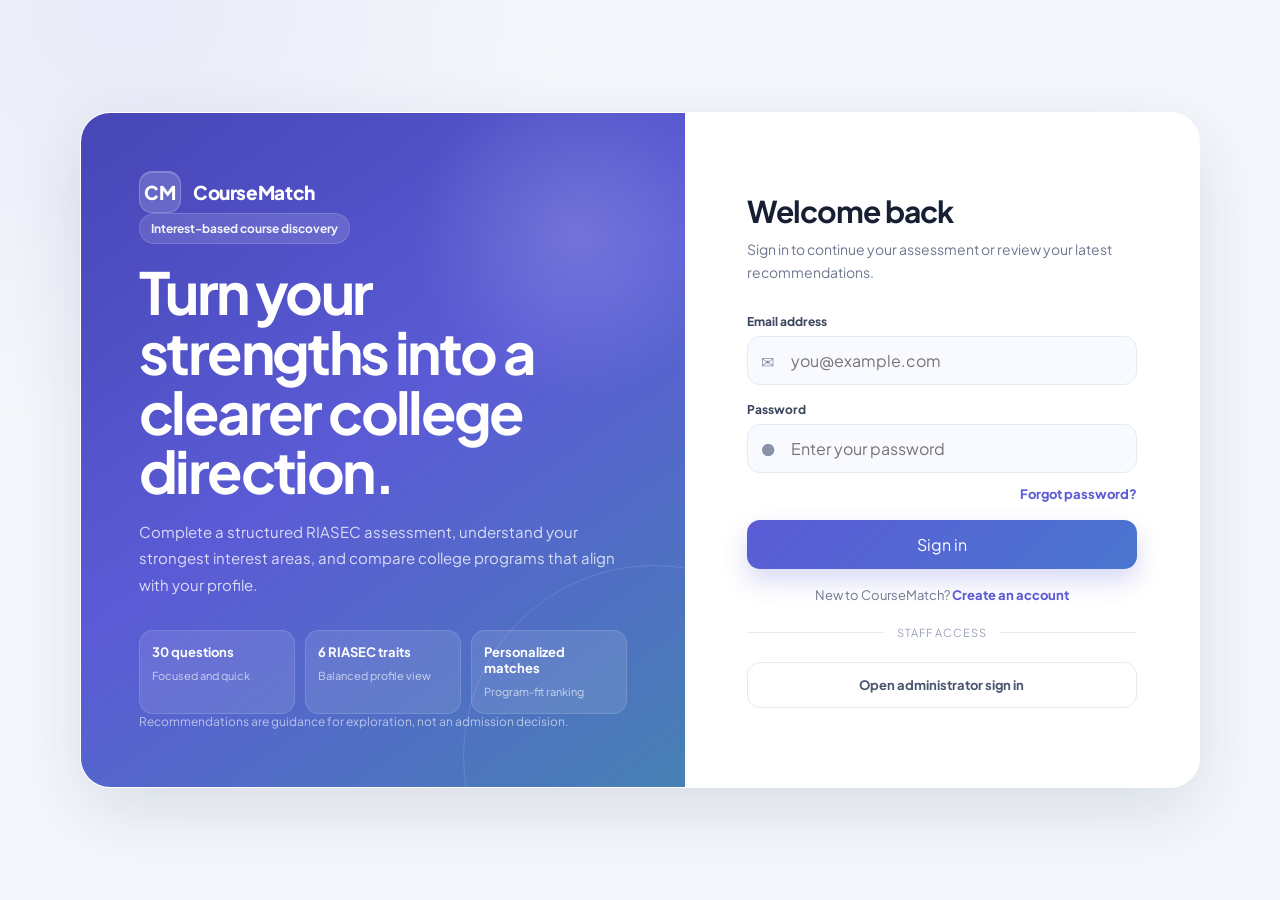
<file: index.html>
<!DOCTYPE html>
<html lang="en">
<head>
  <meta charset="UTF-8">
  <meta name="viewport" content="width=device-width, initial-scale=1.0">
  <meta name="description" content="CourseMatch helps students explore college programs using a RIASEC-based interest assessment.">
  <title>CourseMatch · Find a program that fits you</title>
  <link rel="stylesheet" href="style.css">
  <link rel="stylesheet" href="modern.css">
</head>
<body class="auth-page cm-page">

<main class="auth-shell" aria-label="CourseMatch sign in">
  <section class="auth-brand-panel">
    <div class="brand-lockup">
      <span class="brand-mark" aria-hidden="true">CM</span>
      <span>CourseMatch</span>
    </div>

    <div class="auth-copy">
      <div class="auth-eyebrow">Interest-based course discovery</div>
      <h1>Turn your strengths into a clearer college direction.</h1>
      <p>
        Complete a structured RIASEC assessment, understand your strongest interest areas,
        and compare college programs that align with your profile.
      </p>

      <div class="auth-points" aria-label="CourseMatch highlights">
        <div class="auth-point">
          <strong>30 questions</strong>
          <span>Focused and quick</span>
        </div>
        <div class="auth-point">
          <strong>6 RIASEC traits</strong>
          <span>Balanced profile view</span>
        </div>
        <div class="auth-point">
          <strong>Personalized matches</strong>
          <span>Program-fit ranking</span>
        </div>
      </div>
    </div>

    <div class="auth-footnote">
      Recommendations are guidance for exploration, not an admission decision.
    </div>
  </section>

  <section class="auth-form-panel">
    <div class="auth-form-wrap">
      <h2>Welcome back</h2>
      <p class="lead">Sign in to continue your assessment or review your latest recommendations.</p>

      <form id="loginForm" novalidate>
        <div class="form-field">
          <label for="email">Email address</label>
          <div class="field-control">
            <span class="field-icon" aria-hidden="true">✉</span>
            <input
              id="email"
              name="email"
              type="email"
              placeholder="you@example.com"
              autocomplete="email"
              inputmode="email"
              required
            >
          </div>
        </div>

        <div class="form-field">
          <label for="password">Password</label>
          <div class="field-control">
            <span class="field-icon" aria-hidden="true">●</span>
            <input
              id="password"
              name="password"
              type="password"
              placeholder="Enter your password"
              autocomplete="current-password"
              required
            >
          </div>
        </div>

        <div class="auth-row">
          <a class="text-link" href="forgot-password.html">Forgot password?</a>
        </div>

        <div id="msg-box" class="form-message" role="alert" aria-live="polite"></div>

        <button id="loginButton" class="primary-submit" type="submit">Sign in</button>
      </form>

      <div class="auth-switch">
        New to CourseMatch?
        <a class="text-link" href="register.html">Create an account</a>
      </div>

      <div class="auth-divider"><span>Staff access</span></div>
      <a class="secondary-action" href="admin-login.html">Open administrator sign in</a>
    </div>
  </section>
</main>

<script src="script.js"></script>
<script>
  document.getElementById('loginForm').addEventListener('submit', login);
</script>
</body>
</html>
</file>
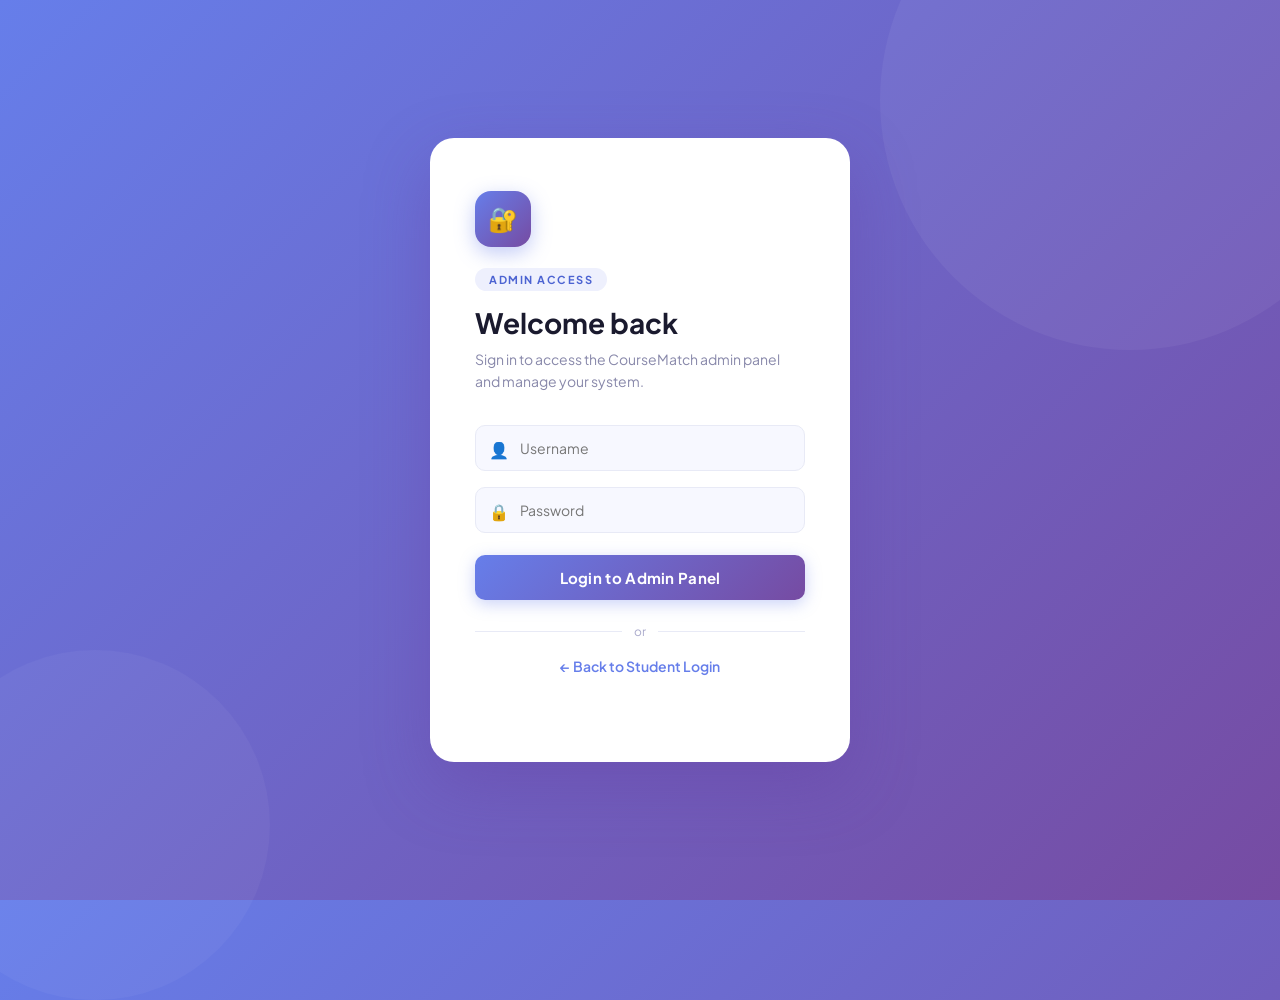
<file: admin-login.html>
<!DOCTYPE html>
<html lang="en">
<head>
  <meta charset="UTF-8">
  <meta name="viewport" content="width=device-width, initial-scale=1.0">
  <title>Admin Login - CourseMatch</title>
  <link rel="stylesheet" href="style.css">
  <style>
    body.auth-page {
      background: linear-gradient(135deg, #667eea 0%, #764ba2 100%);
      min-height: 100vh;
      display: flex;
      justify-content: center;
      align-items: center;
      padding: 20px;
      position: relative;
      overflow: hidden;
    }

    /* Decorative background circles */
    body.auth-page::before {
      content: '';
      position: absolute;
      width: 500px;
      height: 500px;
      border-radius: 50%;
      background: rgba(255,255,255,0.05);
      top: -150px;
      right: -100px;
      pointer-events: none;
    }

    body.auth-page::after {
      content: '';
      position: absolute;
      width: 350px;
      height: 350px;
      border-radius: 50%;
      background: rgba(255,255,255,0.04);
      bottom: -100px;
      left: -80px;
      pointer-events: none;
    }

    .admin-login-box {
      background: white;
      border-radius: 24px;
      padding: 52px 44px;
      width: 100%;
      max-width: 420px;
      box-shadow: 0 24px 64px rgba(100,60,160,0.35);
      position: relative;
      z-index: 1;
      animation: slideUp 0.4s ease;
    }

    @keyframes slideUp {
      from { opacity: 0; transform: translateY(24px); }
      to   { opacity: 1; transform: translateY(0); }
    }

    .admin-icon {
      width: 56px;
      height: 56px;
      border-radius: 16px;
      background: linear-gradient(135deg, #667eea, #764ba2);
      display: flex;
      align-items: center;
      justify-content: center;
      font-size: 24px;
      margin-bottom: 20px;
      box-shadow: 0 6px 20px rgba(102,126,234,0.4);
    }

    .admin-badge {
      display: inline-block;
      background: #eef0fd;
      color: #4c63d2;
      font-size: 11px;
      font-weight: 700;
      letter-spacing: 1.5px;
      padding: 5px 14px;
      border-radius: 20px;
      margin-bottom: 14px;
      text-transform: uppercase;
    }

    .admin-login-box h2 {
      font-size: 28px;
      font-weight: 700;
      color: #1a1a2e;
      margin-bottom: 8px;
    }

    .admin-login-box p {
      color: #8888aa;
      font-size: 14px;
      margin-bottom: 32px;
      line-height: 1.6;
    }

    .input-group {
      position: relative;
      margin-bottom: 16px;
    }

    .input-group input {
      width: 100%;
      padding: 13px 14px 13px 44px;
      border-radius: 10px;
      border: 1.5px solid #e8eaf6;
      outline: none;
      font-size: 14px;
      font-family: inherit;
      color: #1a1a2e;
      background: #f7f8ff;
      transition: all 0.2s;
    }

    .input-group input:focus {
      border-color: #667eea;
      background: white;
      box-shadow: 0 0 0 3px rgba(102,126,234,0.12);
    }

    .input-group span {
      position: absolute;
      left: 14px;
      top: 14px;
      font-size: 16px;
      pointer-events: none;
    }

    .login-btn {
      width: 100%;
      padding: 13px;
      background: linear-gradient(135deg, #667eea, #764ba2);
      color: white;
      border: none;
      border-radius: 10px;
      font-size: 15px;
      font-weight: 700;
      font-family: inherit;
      cursor: pointer;
      transition: all 0.25s;
      margin-top: 6px;
      box-shadow: 0 4px 16px rgba(102,126,234,0.35);
      letter-spacing: 0.3px;
    }

    .login-btn:hover {
      transform: translateY(-2px);
      box-shadow: 0 8px 24px rgba(102,126,234,0.45);
    }

    .login-btn:active {
      transform: translateY(0);
    }

    .divider {
      display: flex;
      align-items: center;
      gap: 12px;
      margin: 24px 0 0;
    }

    .divider::before,
    .divider::after {
      content: '';
      flex: 1;
      height: 1px;
      background: #e8eaf6;
    }

    .divider span {
      font-size: 12px;
      color: #aaaacc;
    }

    .back-link {
      text-align: center;
      margin-top: 16px;
      font-size: 13px;
      color: #8888aa;
    }

    .back-link a {
      color: #667eea;
      text-decoration: none;
      font-weight: 600;
      transition: color 0.2s;
    }

    .back-link a:hover { color: #764ba2; }
  </style>
</head>
<body class="auth-page">

<div class="admin-login-box">
  <div class="admin-icon">🔐</div>
  <div class="admin-badge">Admin Access</div>
  <h2>Welcome back</h2>
  <p>Sign in to access the CourseMatch admin panel and manage your system.</p>

  <div class="input-group">
    <span>👤</span>
    <input id="adminUser" type="text" placeholder="Username" autocomplete="username">
  </div>

  <div class="input-group">
    <span>🔒</span>
    <input id="adminPass" type="password" placeholder="Password" autocomplete="current-password">
  </div>

  <button class="login-btn" onclick="adminLogin()">Login to Admin Panel</button>

  <div class="divider"><span>or</span></div>

  <div class="back-link">
    <p><a href="index.html">← Back to Student Login</a></p>
  </div>
</div>

<script src="script.js"></script>
</body>
</html>
</file>
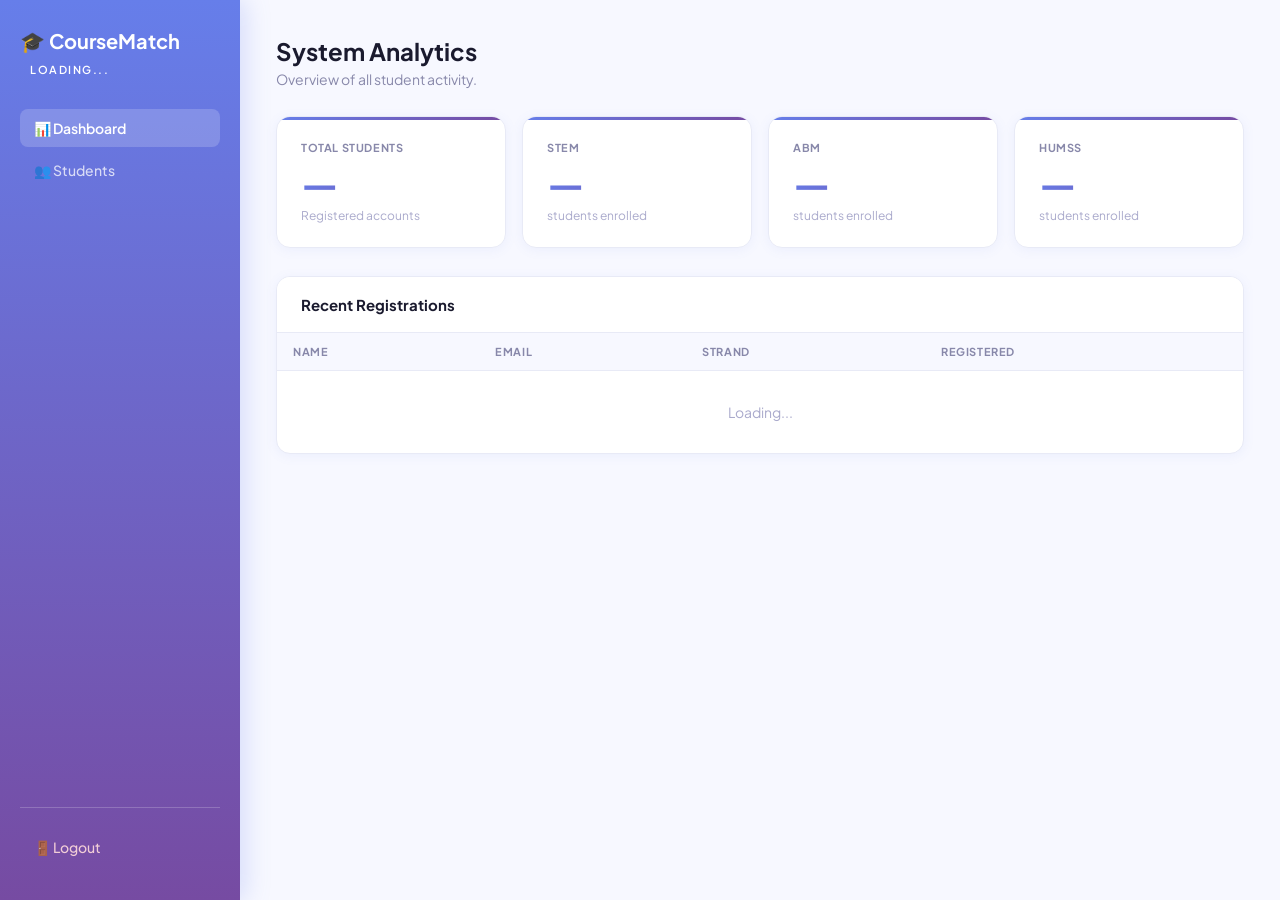
<file: admin.html>
<!DOCTYPE html>
<html lang="en">
<head>
  <meta charset="UTF-8">
  <meta name="viewport" content="width=device-width, initial-scale=1.0">
  <title>Admin Dashboard - CourseMatch</title>
  <link rel="stylesheet" href="style.css">
  <style>
    /* ── Purple Sidebar Override ── */
    .sidebar {
      background: linear-gradient(180deg, #667eea 0%, #764ba2 100%);
      box-shadow: 4px 0 24px rgba(102,126,234,0.25);
    }
    .sidebar-logo { color: white; }
    .sidebar nav a { color: rgba(255,255,255,0.75); }
    .sidebar nav a:hover,
    .sidebar nav a.active {
      background: rgba(255,255,255,0.18);
      color: white;
    }
    .sidebar-logout { border-top: 1px solid rgba(255,255,255,0.2); }
    .sidebar-logout a { color: rgba(255,220,220,0.9); }
    .sidebar-logout a:hover { background: rgba(255,100,100,0.15); }

    /* ── Main ── */
    .main {
      margin-left: 240px;
      flex: 1;
      padding: 36px;
      background: #f7f8ff;
      min-height: 100vh;
    }

    .page-title { font-size: 24px; font-weight: 700; color: #1a1a2e; margin-bottom: 4px; }
    .page-sub   { color: #8888aa; font-size: 14px; margin-bottom: 28px; }

    .panel { display: none; }
    .panel.active { display: block; }

    /* ── Stat Cards ── */
    .stat-grid {
      display: grid;
      grid-template-columns: repeat(auto-fit, minmax(180px, 1fr));
      gap: 16px;
      margin-bottom: 28px;
    }
    .stat-card {
      background: white; border-radius: 14px; padding: 24px;
      box-shadow: 0 2px 12px rgba(102,126,234,0.08);
      border: 1px solid #e8eaf6; position: relative; overflow: hidden;
      transition: transform 0.2s, box-shadow 0.2s;
    }
    .stat-card::before {
      content: ''; position: absolute; top: 0; left: 0; right: 0;
      height: 3px; background: linear-gradient(90deg, #667eea, #764ba2);
    }
    .stat-card:hover { transform: translateY(-3px); box-shadow: 0 8px 24px rgba(102,126,234,0.15); }
    .stat-card .label { font-size: 11px; font-weight: 700; color: #8888aa; text-transform: uppercase; letter-spacing: 0.6px; margin-bottom: 10px; }
    .stat-card .value {
      font-size: 38px; font-weight: 700;
      background: linear-gradient(135deg, #667eea, #764ba2);
      -webkit-background-clip: text; -webkit-text-fill-color: transparent;
      background-clip: text; line-height: 1; margin-bottom: 6px;
    }
    .stat-card .sub { font-size: 12px; color: #aaaacc; }

    /* ── Tables ── */
    .table-wrap {
      background: white; border-radius: 14px;
      box-shadow: 0 2px 12px rgba(102,126,234,0.08);
      overflow: hidden; margin-bottom: 24px; border: 1px solid #e8eaf6;
    }
    .table-header {
      padding: 18px 24px; border-bottom: 1px solid #e8eaf6;
      display: flex; justify-content: space-between; align-items: center; background: white;
    }
    .table-header h3 { font-size: 15px; font-weight: 700; color: #1a1a2e; }
    table { width: 100%; border-collapse: collapse; }
    th {
      background: #f7f8ff; padding: 12px 16px; text-align: left;
      font-size: 11px; font-weight: 700; color: #8888aa;
      text-transform: uppercase; letter-spacing: 0.6px;
    }
    td { padding: 14px 16px; font-size: 14px; color: #4a4a6a; border-top: 1px solid #f0f0f8; }
    tr:hover td { background: #f7f8ff; }

    /* ── Clickable student name ── */
    .student-name-btn {
      background: none; border: none; padding: 0;
      font-size: 14px; font-weight: 700; color: #1a1a2e;
      cursor: pointer; font-family: inherit; text-align: left;
      text-decoration: underline;
      text-decoration-color: #c7d0ff;
      text-underline-offset: 3px;
      transition: color 0.15s;
    }
    .student-name-btn:hover { color: #667eea; text-decoration-color: #667eea; }

    /* ── Badges ── */
    .badge {
      display: inline-block; padding: 4px 10px; border-radius: 20px;
      font-size: 11px; font-weight: 700; text-transform: uppercase; letter-spacing: 0.3px;
    }
    .badge-stem       { background: #eef0fd; color: #4c63d2; }
    .badge-abm        { background: #e6f7ee; color: #276749; }
    .badge-humss      { background: #fce8f3; color: #97266d; }
    .badge-superadmin { background: #fff3e0; color: #c05621; }
    .badge-moderator  { background: #e6f7ee; color: #276749; }
    .badge-viewer     { background: #eef0fd; color: #4c63d2; }

    /* ── RIASEC trait badges ── */
    .trait-R { background: #fef3c7; color: #92400e; }
    .trait-I { background: #ede9fe; color: #5b21b6; }
    .trait-A { background: #fce7f3; color: #9d174d; }
    .trait-S { background: #d1fae5; color: #065f46; }
    .trait-E { background: #fee2e2; color: #991b1b; }
    .trait-C { background: #dbeafe; color: #1e40af; }

    /* ── Buttons ── */
    .btn {
      padding: 8px 18px; border-radius: 8px; border: none;
      font-size: 13px; font-weight: 600; font-family: inherit;
      cursor: pointer; transition: all 0.2s; width: auto;
    }
    .btn-danger { background: #fff0f0; color: #c53030; border: 1px solid #fed7d7; }
    .btn-danger:hover { background: #fc8181; color: white; border-color: transparent; transform: none; box-shadow: none; }
    .btn-primary { background: linear-gradient(135deg, #667eea, #764ba2); color: white; }
    .btn-primary:hover { transform: translateY(-1px); box-shadow: 0 4px 14px rgba(102,126,234,0.4); }
    .btn-cancel { background: #f7f8ff; color: #4a4a6a; border: 1px solid #e8eaf6; }
    .btn-cancel:hover { background: #e8eaf6; transform: none; box-shadow: none; }

    .search-input {
      padding: 8px 14px; border: 1.5px solid #e8eaf6; border-radius: 8px;
      font-size: 13px; font-family: inherit; outline: none;
      width: 200px; transition: border-color 0.2s;
    }
    .search-input:focus { border-color: #667eea; }

    /* ── Add Admin Modal ── */
    .modal-backdrop {
      display: none; position: fixed; inset: 0;
      background: rgba(26,20,60,0.5); z-index: 100;
      justify-content: center; align-items: center;
      backdrop-filter: blur(4px);
    }
    .modal-backdrop.open { display: flex; }
    .modal {
      background: white; border-radius: 20px; padding: 36px;
      width: 100%; max-width: 420px;
      box-shadow: 0 20px 60px rgba(102,126,234,0.25); border: 1px solid #e8eaf6;
    }
    .modal h3 { margin-bottom: 22px; font-size: 18px; font-weight: 700; color: #1a1a2e; }
    .modal input, .modal select {
      width: 100%; padding: 11px 14px; border: 1.5px solid #e8eaf6;
      border-radius: 8px; font-size: 14px; font-family: inherit;
      margin-bottom: 14px; outline: none; color: #1a1a2e; transition: border-color 0.2s;
    }
    .modal input:focus, .modal select:focus {
      border-color: #667eea; box-shadow: 0 0 0 3px rgba(102,126,234,0.1);
    }
    .modal-actions { display: flex; gap: 10px; margin-top: 6px; }

    /* ── Student Results Modal ── */
    .results-backdrop {
      display: none; position: fixed; inset: 0;
      background: rgba(26,20,60,0.55); z-index: 150;
      justify-content: center; align-items: center;
      backdrop-filter: blur(5px);
    }
    .results-backdrop.open { display: flex; }

    .results-modal {
      background: white; border-radius: 24px;
      width: 100%; max-width: 620px;
      max-height: 88vh; overflow-y: auto;
      box-shadow: 0 24px 72px rgba(102,126,234,0.28);
      border: 1px solid #e8eaf6;
      animation: slideUp 0.25s ease;
    }

    @keyframes slideUp {
      from { opacity: 0; transform: translateY(24px); }
      to   { opacity: 1; transform: translateY(0); }
    }

    .results-modal-header {
      padding: 28px 28px 20px;
      display: flex; justify-content: space-between; align-items: flex-start;
      border-bottom: 1px solid #e8eaf6;
      position: sticky; top: 0; background: white; z-index: 10;
      border-radius: 24px 24px 0 0;
    }

    .results-modal-header .student-info h2 {
      font-size: 20px; font-weight: 700; color: #1a1a2e; margin-bottom: 4px;
    }
    .results-modal-header .student-info p {
      font-size: 13px; color: #8888aa; margin: 0;
    }

    .modal-close-btn {
      background: #f7f8ff; border: 1.5px solid #e8eaf6;
      border-radius: 8px; width: 34px; height: 34px;
      font-size: 16px; cursor: pointer; color: #8888aa;
      display: flex; align-items: center; justify-content: center;
      flex-shrink: 0; transition: all 0.2s;
    }
    .modal-close-btn:hover { background: #fee2e2; border-color: #fca5a5; color: #c53030; }

    .results-modal-body { padding: 24px 28px 28px; }

    /* ── Attempt cards inside modal ── */
    .attempt-card {
      border: 1.5px solid #e8eaf6; border-radius: 14px;
      padding: 18px 20px; margin-bottom: 14px;
      background: #fafbff; position: relative; overflow: hidden;
      transition: box-shadow 0.2s;
    }
    .attempt-card:last-child { margin-bottom: 0; }
    .attempt-card:hover { box-shadow: 0 4px 16px rgba(102,126,234,0.1); }

    .attempt-card.latest {
      border-color: #c7d0ff;
      background: linear-gradient(135deg, #fafbff, #f3f0ff);
    }
    .attempt-card.latest::before {
      content: ''; position: absolute; top: 0; left: 0; right: 0;
      height: 3px; background: linear-gradient(90deg, #667eea, #764ba2);
    }

    .attempt-card-header {
      display: flex; justify-content: space-between; align-items: center;
      margin-bottom: 14px;
    }
    .attempt-card-header .attempt-label {
      font-size: 13px; font-weight: 700; color: #1a1a2e;
      display: flex; align-items: center; gap: 8px;
    }
    .latest-pill {
      font-size: 10px; background: linear-gradient(135deg,#667eea,#764ba2);
      color: white; border-radius: 20px; padding: 2px 10px; font-weight: 700;
    }
    .attempt-card-header .attempt-date { font-size: 12px; color: #aaaacc; }

    .attempt-top-trait {
      display: flex; align-items: center; gap: 8px; margin-bottom: 14px;
    }
    .attempt-top-trait .label-txt { font-size: 12px; color: #8888aa; font-weight: 600; }

    /* ── RIASEC score bars ── */
    .riasec-bars { display: flex; flex-direction: column; gap: 8px; }
    .riasec-bar-row { display: flex; align-items: center; gap: 10px; }
    .riasec-bar-row .bar-key {
      width: 20px; font-size: 11px; font-weight: 800;
      color: #555; text-align: center; flex-shrink: 0;
    }
    .riasec-bar-row .bar-name {
      width: 110px; font-size: 11px; color: #8888aa; flex-shrink: 0;
    }
    .riasec-bar-row .bar-track {
      flex: 1; height: 8px; background: #eef0fd; border-radius: 20px; overflow: hidden;
    }
    .riasec-bar-row .bar-fill {
      height: 100%; border-radius: 20px;
      background: linear-gradient(90deg, #667eea, #764ba2);
      transition: width 0.5s ease;
    }
    .riasec-bar-row .bar-score {
      font-size: 12px; font-weight: 700; color: #667eea;
      width: 24px; text-align: right; flex-shrink: 0;
    }

    .no-results-state {
      text-align: center; padding: 44px 20px;
    }
    .no-results-state .icon { font-size: 48px; margin-bottom: 14px; }
    .no-results-state h3 { font-size: 16px; font-weight: 700; color: #1a1a2e; margin-bottom: 6px; }
    .no-results-state p  { font-size: 13px; color: #8888aa; }

    /* ── Toast ── */
    #toast {
      position: fixed; bottom: 28px; right: 28px;
      background: #1a1a2e; color: white;
      padding: 12px 22px; border-radius: 10px;
      font-size: 14px; font-weight: 500;
      box-shadow: 0 8px 24px rgba(0,0,0,0.2);
      opacity: 0; transform: translateY(10px);
      transition: all 0.3s; pointer-events: none; z-index: 300;
      border-left: 3px solid #667eea;
    }
    #toast.show { opacity: 1; transform: translateY(0); }
  </style>
</head>
<body>
<div class="app">

<!-- ── Sidebar ── -->
<div class="sidebar">
  <div class="sidebar-logo">🎓 CourseMatch</div>
  <div class="sidebar-role" id="roleBadge">Loading...</div>
  <nav>
    <a href="#" class="active" onclick="showPanel('dashboard', this)">📊 Dashboard</a>
    <a href="#" onclick="showPanel('students', this)">👥 Students</a>
    <a href="#" id="nav-admins" class="hidden" onclick="showPanel('admins', this)">🔐 Manage Admins</a>
  </nav>
  <div class="sidebar-logout">
    <a href="#" onclick="logout()">🚪 Logout</a>
  </div>
</div>

<!-- ── Main ── -->
<div class="main">

  <!-- Dashboard Panel -->
  <div class="panel active" id="panel-dashboard">
    <div class="page-title">System Analytics</div>
    <div class="page-sub">Overview of all student activity.</div>
    <div class="stat-grid">
      <div class="stat-card">
        <div class="label">Total Students</div>
        <div class="value" id="stat-total">—</div>
        <div class="sub">Registered accounts</div>
      </div>
      <div class="stat-card">
        <div class="label">STEM</div>
        <div class="value" id="stat-stem">—</div>
        <div class="sub">students enrolled</div>
      </div>
      <div class="stat-card">
        <div class="label">ABM</div>
        <div class="value" id="stat-abm">—</div>
        <div class="sub">students enrolled</div>
      </div>
      <div class="stat-card">
        <div class="label">HUMSS</div>
        <div class="value" id="stat-humss">—</div>
        <div class="sub">students enrolled</div>
      </div>
    </div>
    <div class="table-wrap">
      <div class="table-header"><h3>Recent Registrations</h3></div>
      <table>
        <thead>
          <tr>
            <th>Name</th><th>Email</th><th>Strand</th><th>Registered</th>
          </tr>
        </thead>
        <tbody id="recent-tbody">
          <tr><td colspan="4" style="text-align:center;color:#aaaacc;padding:32px">Loading...</td></tr>
        </tbody>
      </table>
    </div>
  </div>

  <!-- Students Panel -->
  <div class="panel" id="panel-students">
    <div class="page-title">All Students</div>
    <div class="page-sub">Click a student's name to view their full assessment history.</div>
    <div class="table-wrap">
      <div class="table-header">
        <h3>Student List</h3>
        <input type="text" class="search-input" id="student-search"
          placeholder="🔍 Search students..."
          oninput="filterStudents(this.value)">
      </div>
      <table>
        <thead>
          <tr>
            <th>Name</th>
            <th>Email</th>
            <th>Phone</th>
            <th>Strand</th>
            <th>Latest Result</th>
            <th>Attempts</th>
            <th>Registered</th>
            <th id="th-actions"></th>
          </tr>
        </thead>
        <tbody id="students-tbody">
          <tr><td colspan="8" style="text-align:center;color:#aaaacc;padding:32px">Loading...</td></tr>
        </tbody>
      </table>
    </div>
  </div>

  <!-- Admins Panel -->
  <div class="panel" id="panel-admins">
    <div class="page-title">Manage Admins</div>
    <div class="page-sub">Add or remove admin accounts. <strong>Super Admin only.</strong></div>
    <div class="table-wrap">
      <div class="table-header">
        <h3>Admin Accounts</h3>
        <button class="btn btn-primary" onclick="openAddAdmin()">+ Add Admin</button>
      </div>
      <table>
        <thead>
          <tr><th>Username</th><th>Role</th><th>Created</th><th></th></tr>
        </thead>
        <tbody id="admins-tbody">
          <tr><td colspan="4" style="text-align:center;color:#aaaacc;padding:32px">Loading...</td></tr>
        </tbody>
      </table>
    </div>
  </div>

</div>
</div>

<!-- ── Add Admin Modal ── -->
<div class="modal-backdrop" id="modal">
  <div class="modal">
    <h3>➕ Add New Admin</h3>
    <input id="new-username" placeholder="Username">
    <input id="new-password" type="password" placeholder="Password (min 8 chars)">
    <select id="new-role">
      <option value="">Select Role</option>
      <option value="superadmin">Super Admin</option>
      <option value="moderator">Moderator</option>
      <option value="viewer">Viewer</option>
    </select>
    <div class="modal-actions">
      <button class="btn btn-primary" onclick="addAdmin()">Add Admin</button>
      <button class="btn btn-cancel" onclick="closeModal()">Cancel</button>
    </div>
  </div>
</div>

<!-- ── Student Results Modal ── -->
<div class="results-backdrop" id="resultsModal" onclick="closeResultsModal(event)">
  <div class="results-modal" id="resultsModalInner">

    <div class="results-modal-header">
      <div class="student-info">
        <h2 id="modal-student-name">—</h2>
        <p id="modal-student-meta">—</p>
      </div>
      <button class="modal-close-btn" onclick="closeResultsModalDirect()">✕</button>
    </div>

    <div class="results-modal-body" id="modal-results-body">
      <!-- Injected by JS -->
    </div>

  </div>
</div>

<div id="toast"></div>

<script src="script.js"></script>
<script>

let currentRole = '';
let allStudents = [];

const MAX_ATTEMPTS = 3;

const traitLabels = {
  R: "🔧 Realistic",
  I: "🔬 Investigative",
  A: "🎨 Artistic",
  S: "🤝 Social",
  E: "💼 Enterprising",
  C: "📋 Conventional"
};

const traitFullNames = {
  R: "Realistic",
  I: "Investigative",
  A: "Artistic",
  S: "Social",
  E: "Enterprising",
  C: "Conventional"
};

// ── Init ──────────────────────────────────────────────────────────────────────
async function init() {
  const res  = await fetch(BASE + 'admin_api.php?action=get_role');
  const data = await res.json();

  if (!data.success) {
    window.location = BASE + 'admin-login.html';
    return;
  }

  currentRole = data.role;

  const badge = document.getElementById('roleBadge');
  badge.textContent = data.role.charAt(0).toUpperCase() + data.role.slice(1);
  badge.className   = 'sidebar-role role-' + data.role;

  if (currentRole === 'superadmin') {
    document.getElementById('nav-admins').classList.remove('hidden');
  }

  loadDashboard();
  loadStudents();
  if (currentRole === 'superadmin') loadAdmins();
}

function showPanel(name, el) {
  document.querySelectorAll('.panel').forEach(p => p.classList.remove('active'));
  document.querySelectorAll('.sidebar nav a').forEach(a => a.classList.remove('active'));
  document.getElementById('panel-' + name).classList.add('active');
  el.classList.add('active');
}

// ── Dashboard ─────────────────────────────────────────────────────────────────
async function loadDashboard() {
  const res  = await fetch(BASE + 'admin_api.php?action=stats');
  const data = await res.json();
  if (!data.success) return;

  document.getElementById('stat-total').textContent = data.total;

  const strandMap = { STEM: 'stat-stem', ABM: 'stat-abm', HUMSS: 'stat-humss' };
  Object.keys(strandMap).forEach(s => document.getElementById(strandMap[s]).textContent = 0);
  data.strands.forEach(s => {
    const el = document.getElementById(strandMap[s.strand]);
    if (el) el.textContent = s.c;
  });

  const tbody = document.getElementById('recent-tbody');
  tbody.innerHTML = data.recent.length === 0
    ? '<tr><td colspan="4" style="text-align:center;color:#aaaacc;padding:32px">No students yet.</td></tr>'
    : data.recent.map(s => `
        <tr>
          <td><strong>${s.name}</strong></td>
          <td style="color:#8888aa">${s.email}</td>
          <td><span class="badge badge-${s.strand.toLowerCase()}">${s.strand}</span></td>
          <td style="color:#8888aa">${new Date(s.created_at).toLocaleDateString()}</td>
        </tr>`).join('');
}

// ── Students ──────────────────────────────────────────────────────────────────
async function loadStudents() {
  const res  = await fetch(BASE + 'admin_api.php?action=get_students');
  const data = await res.json();
  if (!data.success) return;

  allStudents = data.students;

  if (currentRole === 'superadmin') {
    document.getElementById('th-actions').textContent = 'Action';
  }

  renderStudents(allStudents);
}

function getTopTrait(riasec) {
  if (!riasec) return null;
  return Object.entries(riasec).sort((a, b) => b[1] - a[1])[0][0];
}

function renderStudents(list) {
  const tbody = document.getElementById('students-tbody');

  if (list.length === 0) {
    tbody.innerHTML = '<tr><td colspan="8" style="text-align:center;color:#aaaacc;padding:32px">No students found.</td></tr>';
    return;
  }

  tbody.innerHTML = list.map(s => {
    const attempts     = s.attempts || [];
    const latest       = attempts[attempts.length - 1] || null;
    const latestTop    = latest ? computeRecommendations(latest.riasec)[0]?.name : null;
    const attemptCount = attempts.length;

    return `
      <tr>
        <td>
         <button class="student-name-btn" data-id="${s.id}" onclick="openResultsModal(this.dataset.id)">
            ${s.name}
          </button>
        </td>
        <td style="color:#8888aa">${s.email}</td>
        <td style="color:#8888aa">${s.phone || '—'}</td>
        <td><span class="badge badge-${s.strand.toLowerCase()}">${s.strand}</span></td>
        <td>
       ${latestTop
  ? `<span style="font-size:12px;font-weight:600;color:#667eea">${latestTop}</span>`
  : '<span style="color:#ccc;font-size:12px">Not taken</span>'}
        </td>
        <td style="text-align:center;">
          <span style="font-size:13px; font-weight:700;
            color:${attemptCount >= MAX_ATTEMPTS ? '#764ba2' : '#667eea'}">
            ${attemptCount} / ${MAX_ATTEMPTS}
          </span>
        </td>
        <td style="color:#8888aa">${new Date(s.created_at).toLocaleDateString()}</td>
        <td>
          ${currentRole === 'superadmin'
            ? `<button class="btn btn-danger" onclick="deleteStudent(${s.id})">Delete</button>`
            : ''}
        </td>
      </tr>`;
  }).join('');
}

function filterStudents(q) {
  const filtered = allStudents.filter(s =>
    s.name.toLowerCase().includes(q.toLowerCase()) ||
    s.email.toLowerCase().includes(q.toLowerCase()) ||
    s.strand.toLowerCase().includes(q.toLowerCase())
  );
  renderStudents(filtered);
}

// ── Student Results Modal ─────────────────────────────────────────────────────
function openResultsModal(studentId) {
  const s = allStudents.find(x => String(x.id) === String(studentId));
  if (!s) return;

  document.getElementById('modal-student-name').textContent = s.name;
  document.getElementById('modal-student-meta').textContent =
    `${s.email}  ·  ${s.strand}  ·  Registered ${new Date(s.created_at).toLocaleDateString()}`;

  const body     = document.getElementById('modal-results-body');
  const attempts = s.attempts || [];
  console.log('attempts:', attempts, 'computeRecommendations:', typeof computeRecommendations);

  if (attempts.length === 0) {
    body.innerHTML = `
      <div class="no-results-state">
        <div class="icon">📋</div>
        <h3>No Assessments Yet</h3>
        <p>${s.name} has not completed the career assessment.</p>
      </div>`;
  } else {
    const sorted = [...attempts].reverse(); // newest first
    const latest = sorted[0]; // most recent attempt

    // Compute recommendations from latest attempt
    const recs = computeRecommendations(latest.riasec);
    const topTrait = getTopTrait(latest.riasec);

    const recCardsHTML = recs.map((c, i) => {
      const pct = Math.round(c.matchScore * 100);
      return `
        <div class="course-rec-card">
          ${i === 0 ? '<div class="best-match-pill">🏆 Best Match</div>' : ''}
          <div class="course-rec-top">
            <div>
              <div class="course-rec-name">${c.name}</div>
              <div class="course-rec-college">${collegeLabels[c.college] || c.college}</div>
            </div>
            <div class="course-rec-pct">${pct}%</div>
          </div>
          <div class="course-rec-bar-track">
            <div class="course-rec-bar-fill" style="width:${pct}%"></div>
          </div>
        </div>`;
    }).join('');

    const attemptsHTML = sorted.map((a, i) => {
      const isLatest     = (i === 0);
      const attemptNumber = attempts.length - i;
      const top           = getTopTrait(a.riasec);
      const date          = a.taken_at ? new Date(a.taken_at).toLocaleString() : '—';

      const riasecEntries = a.riasec
        ? Object.entries(a.riasec).sort((x, y) => y[1] - x[1])
        : [];

      const bars = riasecEntries.map(([t, v]) => `
        <div class="riasec-bar-row">
          <div class="bar-key">${t}</div>
          <div class="bar-name">${traitFullNames[t]}</div>
          <div class="bar-track">
            <div class="bar-fill" style="width:${Math.round((v/25)*100)}%"></div>
          </div>
          <div class="bar-score">${v}</div>
        </div>`).join('');

  return `
  <div class="attempt-card ${isLatest ? 'latest' : ''}">
    <div class="attempt-card-header">
      <div class="attempt-label">
        Attempt #${attemptNumber}
        ${isLatest ? '<span class="latest-pill">Latest</span>' : ''}
      </div>
      <div class="attempt-date">${date}</div>
    </div>
    <div class="attempt-top-trait">
      <span class="label-txt">Top Course:</span>
      ${a.riasec
        ? `<span style="font-size:12px;font-weight:600;color:#667eea">${computeRecommendations(a.riasec)[0]?.name || '—'}</span>`
        : '<span style="color:#ccc">—</span>'}
    </div>
    <div class="riasec-bars">${bars}</div>
  </div>`;
    }).join('');

    body.innerHTML = `
      <!-- Personality Insight -->
      <div class="modal-section-title">Personality Insight</div>
      <div class="modal-insight">
        ${topTrait ? `<strong>${traitLabels[topTrait]}</strong> — ` : ''}
        ${topTrait ? insightText[topTrait] : 'No insight available.'}
      </div>

      <!-- Course Recommendations -->
      <div class="modal-section-title" style="margin-top:20px">
        Top Course Recommendations — based on latest attempt
      </div>
      ${recCardsHTML}

      <!-- All Attempts -->
      <div class="modal-section-title" style="margin-top:20px">
        ${attempts.length} of ${MAX_ATTEMPTS} attempts stored
      </div>
      ${attemptsHTML}
    `;
  }

  document.getElementById('resultsModal').classList.add('open');
  document.body.style.overflow = 'hidden';
}

function closeResultsModal(event) {
  if (event.target === document.getElementById('resultsModal')) {
    closeResultsModalDirect();
  }
}

function closeResultsModalDirect() {
  document.getElementById('resultsModal').classList.remove('open');
  document.body.style.overflow = '';
}

// ── Delete Student ────────────────────────────────────────────────────────────
async function deleteStudent(id) {
  if (!confirm('Delete this student? This cannot be undone.')) return;
  const fd = new FormData();
  fd.append('action', 'delete_student');
  fd.append('id', id);
  const res  = await fetch(BASE + 'admin_api.php', { method: 'POST', body: fd });
  const data = await res.json();
  toast(data.message);
  if (data.success) { loadStudents(); loadDashboard(); }
}

// ── Admins ────────────────────────────────────────────────────────────────────
async function loadAdmins() {
  const res  = await fetch(BASE + 'admin_api.php?action=get_admins');
  const data = await res.json();
  if (!data.success) return;

  const tbody = document.getElementById('admins-tbody');
  tbody.innerHTML = data.admins.map(a => `
    <tr>
      <td><strong>${a.username}</strong></td>
      <td><span class="badge badge-${a.role}">${a.role}</span></td>
      <td style="color:#8888aa">${new Date(a.created_at).toLocaleDateString()}</td>
      <td><button class="btn btn-danger" onclick="deleteAdmin(${a.id})">Delete</button></td>
    </tr>`).join('');
}

function openAddAdmin() { document.getElementById('modal').classList.add('open'); }
function closeModal()   { document.getElementById('modal').classList.remove('open'); }

async function addAdmin() {
  const fd = new FormData();
  fd.append('action',   'add_admin');
  fd.append('username', document.getElementById('new-username').value.trim());
  fd.append('password', document.getElementById('new-password').value);
  fd.append('role',     document.getElementById('new-role').value);

  const res  = await fetch(BASE + 'admin_api.php', { method: 'POST', body: fd });
  const data = await res.json();
  toast(data.message);
  if (data.success) { closeModal(); loadAdmins(); }
}

async function deleteAdmin(id) {
  if (!confirm('Delete this admin account?')) return;
  const fd = new FormData();
  fd.append('action', 'delete_admin');
  fd.append('id', id);
  const res  = await fetch(BASE + 'admin_api.php', { method: 'POST', body: fd });
  const data = await res.json();
  toast(data.message);
  if (data.success) loadAdmins();
}

// ── Toast ─────────────────────────────────────────────────────────────────────
function toast(msg) {
  const el = document.getElementById('toast');
  el.textContent = msg;
  el.classList.add('show');
  setTimeout(() => el.classList.remove('show'), 3000);
}
const insightText = {
  R: "Hands-on and technically inclined — enjoys building, repairing, and working with real systems.",
  I: "Analytical and driven by curiosity — enjoys researching, problem-solving, and deep thinking.",
  A: "Imaginative and expressive — communicates ideas with clarity and creativity.",
  S: "Compassionate and people-focused — finds meaning in helping, teaching, and supporting others.",
  E: "Confident, driven, and persuasive — enjoys leading teams and turning ideas into action.",
  C: "Precise, organized, and detail-oriented — prefers structured environments where accuracy matters."
};

const collegeLabels = {
  CEAC: "College of Engineering, Architecture & Computing",
  CAS:  "College of Arts and Sciences",
  CBA:  "College of Business Administration",
  CED:  "College of Education",
  Law:  "College of Law"
};

const courses = [
  { name: "BS Computer Science",                college: "CEAC", primary: "I", traits: { I:0.6, C:0.4 } },
  { name: "BS Information Technology",          college: "CEAC", primary: "I", traits: { I:0.4, C:0.4, R:0.2 } },
  { name: "BS Computer Engineering",            college: "CEAC", primary: "I", traits: { I:0.5, R:0.3, C:0.2 } },
  { name: "BS Civil Engineering",               college: "CEAC", primary: "R", traits: { R:0.5, I:0.3, C:0.2 } },
  { name: "BS Electrical Engineering",          college: "CEAC", primary: "R", traits: { R:0.4, I:0.4, C:0.2 } },
  { name: "BS Electronics Engineering",         college: "CEAC", primary: "I", traits: { I:0.5, R:0.3, C:0.2 } },
  { name: "BS Architecture",                    college: "CEAC", primary: "A", traits: { A:0.5, R:0.3, I:0.2 } },
  { name: "BS Library and Information Science", college: "CEAC", primary: "C", traits: { C:0.5, I:0.3, S:0.2 } },
  { name: "BA Philosophy",                      college: "CAS",  primary: "I", traits: { I:0.5, A:0.3, S:0.2 } },
  { name: "BA Psychology",                      college: "CAS",  primary: "S", traits: { S:0.5, I:0.3, A:0.2 } },
  { name: "BA Political Science",               college: "CAS",  primary: "E", traits: { E:0.4, S:0.3, I:0.3 } },
  { name: "BA Communication",                   college: "CAS",  primary: "A", traits: { A:0.5, E:0.3, S:0.2 } },
  { name: "BS Biology",                         college: "CAS",  primary: "I", traits: { I:0.6, R:0.2, S:0.2 } },
  { name: "BS Chemistry",                       college: "CAS",  primary: "I", traits: { I:0.6, R:0.2, C:0.2 } },
  { name: "BS Environmental Science",           college: "CAS",  primary: "I", traits: { I:0.4, R:0.3, S:0.3 } },
  { name: "BS Criminology",                     college: "CAS",  primary: "S", traits: { S:0.3, R:0.3, I:0.2, E:0.2 } },
  { name: "BS Medical Technology",              college: "CAS",  primary: "I", traits: { I:0.5, C:0.3, S:0.2 } },
  { name: "BS Nursing",                         college: "CAS",  primary: "S", traits: { S:0.6, I:0.2, R:0.2 } },
  { name: "BS Social Work",                     college: "CAS",  primary: "S", traits: { S:0.6, E:0.2, A:0.2 } },
  { name: "BS Accountancy",                     college: "CBA",  primary: "C", traits: { C:0.6, I:0.2, E:0.2 } },
  { name: "BS Management Accounting",           college: "CBA",  primary: "C", traits: { C:0.5, E:0.3, I:0.2 } },
  { name: "BSBA – Human Resource Management",   college: "CBA",  primary: "E", traits: { E:0.4, S:0.4, C:0.2 } },
  { name: "BSBA – Financial Management",        college: "CBA",  primary: "C", traits: { C:0.4, E:0.3, I:0.3 } },
  { name: "BSBA – Marketing Management",        college: "CBA",  primary: "E", traits: { E:0.5, A:0.3, S:0.2 } },
  { name: "BS Hospitality Management",          college: "CBA",  primary: "E", traits: { E:0.4, S:0.4, A:0.2 } },
  { name: "Bachelor of Elementary Education",   college: "CED",  primary: "S", traits: { S:0.6, A:0.2, C:0.2 } },
  { name: "BSEd – Major in English",            college: "CED",  primary: "A", traits: { A:0.4, S:0.4, I:0.2 } },
  { name: "BSEd – Major in Filipino",           college: "CED",  primary: "A", traits: { A:0.4, S:0.4, I:0.2 } },
  { name: "BSEd – Major in Mathematics",        college: "CED",  primary: "I", traits: { I:0.4, C:0.4, S:0.2 } },
  { name: "BSEd – Major in Religious Education",college: "CED",  primary: "S", traits: { S:0.5, A:0.3, I:0.2 } },
  { name: "BSEd – Major in Science",            college: "CED",  primary: "I", traits: { I:0.5, S:0.3, R:0.2 } },
  { name: "BSEd – Major in Social Studies",     college: "CED",  primary: "S", traits: { S:0.4, E:0.3, I:0.3 } },
  { name: "Bachelor of Physical Education",     college: "CED",  primary: "R", traits: { R:0.5, S:0.3, E:0.2 } },
  { name: "Bachelor of Laws (LLB)",             college: "Law",  primary: "E", traits: { E:0.5, I:0.3, S:0.2 } },
];

function computeRecommendations(riasec) {
  const TRAIT_MIN = 5, TRAIT_MAX = 25, TRAIT_RANGE = TRAIT_MAX - TRAIT_MIN;
  const traitKeys = ["R","I","A","S","E","C"];
  const norm = {};
  for (let t of traitKeys) norm[t] = Math.max(0, Math.min(1, (riasec[t] - TRAIT_MIN) / TRAIT_RANGE));
  const avgNorm = traitKeys.reduce((sum, t) => sum + norm[t], 0) / traitKeys.length;
  const rel = {};
  for (let t of traitKeys) rel[t] = norm[t] - avgNorm;

  function cosineSim(u, c) {
    let dot=0, magU=0, magC=0;
    for (let i=0; i<traitKeys.length; i++) { dot+=u[i]*c[i]; magU+=u[i]**2; magC+=c[i]**2; }
    return (magU===0||magC===0) ? 0 : dot/(Math.sqrt(magU)*Math.sqrt(magC));
  }
  function rankVec(obj) {
    const sorted = traitKeys.slice().sort((a,b)=>(obj[b]||0)-(obj[a]||0));
    const v={}; sorted.forEach((t,i)=>{ v[t]=1/(i+1); }); return v;
  }
  function matchScore(course) {
    const userRelVec    = traitKeys.map(t => Math.max(0, rel[t]));
    const courseWeights = traitKeys.map(t => course.traits[t]||0);
    const cosine  = cosineSim(userRelVec, courseWeights);
    const uRank   = rankVec(rel), cRank = rankVec(course.traits);
    const rankSim = cosineSim(traitKeys.map(t=>uRank[t]||0), traitKeys.map(t=>cRank[t]||0));
    let absFit = 0;
    for (let t in course.traits) absFit += course.traits[t] * norm[t];
    let blended = (cosine*0.45) + (rankSim*0.35) + (absFit*0.20);
    if (norm[course.primary] < 0.33) blended *= 0.45;
    else if (rel[course.primary] < 0) blended *= (0.75 + 0.25*(norm[course.primary]/0.33));
    return Math.max(0, Math.min(1, blended));
  }

  return courses
    .map(c => ({ ...c, matchScore: matchScore(c) }))
    .sort((a,b) => b.matchScore - a.matchScore)
    .slice(0, 5);
}
init();
</script>
</body>
</html>
</file>
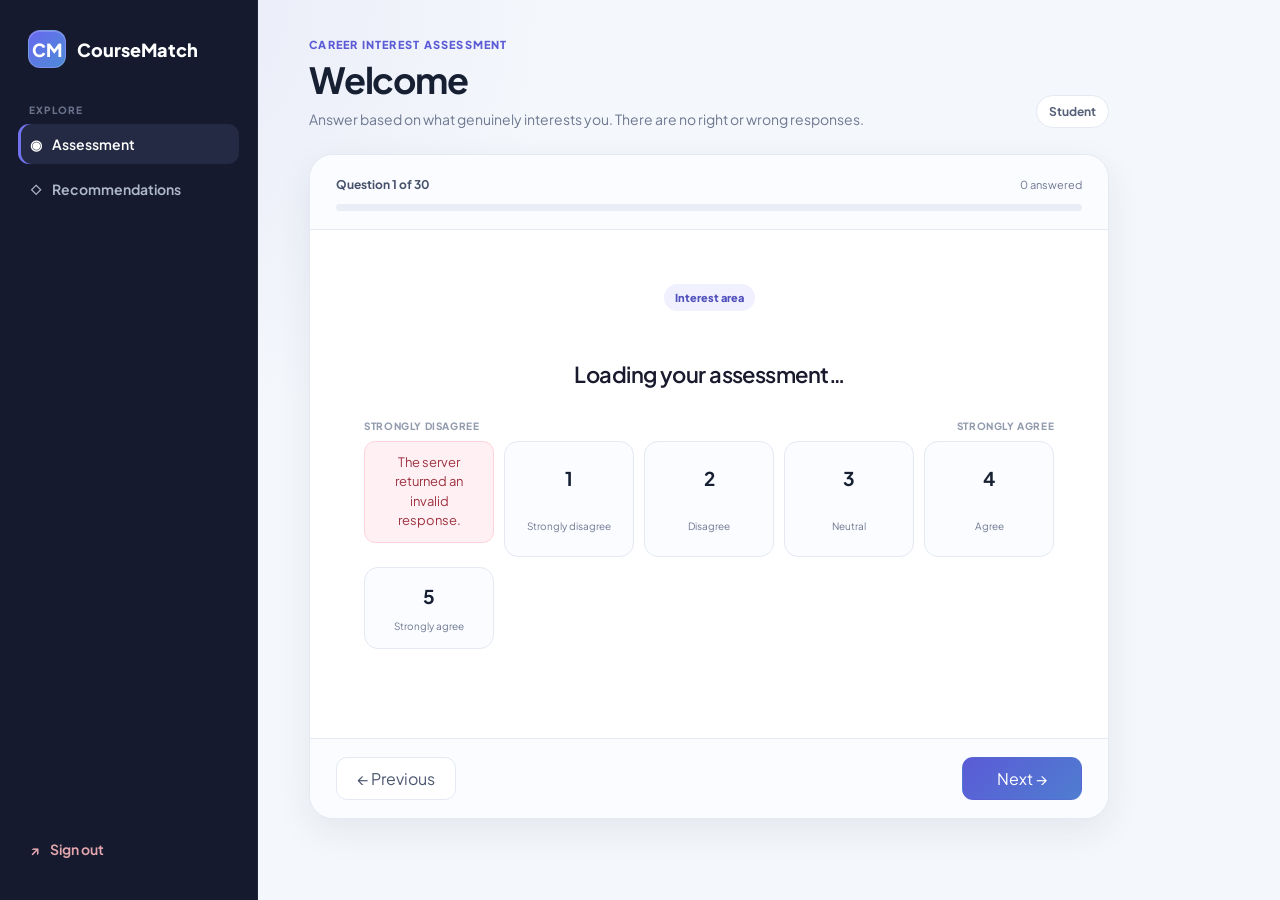
<file: dashboard.html>
<!DOCTYPE html>
<html lang="en">
<head>
  <meta charset="UTF-8">
  <meta name="viewport" content="width=device-width, initial-scale=1.0">
  <meta name="description" content="Complete the CourseMatch RIASEC interest assessment.">
  <title>Assessment · CourseMatch</title>
  <link rel="stylesheet" href="style.css">
  <link rel="stylesheet" href="modern.css">
</head>
<body class="cm-page">

<div class="app student-shell">
  <aside class="sidebar student-sidebar" aria-label="Student navigation">
    <div class="side-brand">
      <span class="brand-mark" aria-hidden="true">CM</span>
      <span>CourseMatch</span>
    </div>

    <div class="side-label">Explore</div>
    <a href="dashboard.html" class="active"><span aria-hidden="true">◉</span> Assessment</a>
    <a href="result.html"><span aria-hidden="true">◇</span> Recommendations</a>

    <div class="sidebar-spacer"></div>
    <a href="#" class="logout-link" onclick="logout(); return false;"><span aria-hidden="true">↗</span> Sign out</a>
  </aside>

  <main class="student-content">
    <header class="student-page-header">
      <div>
        <div class="eyebrow">Career interest assessment</div>
        <h1 id="welcome">Welcome</h1>
        <p>Answer based on what genuinely interests you. There are no right or wrong responses.</p>
      </div>
      <div id="strandChip" class="header-chip">Student</div>
    </header>

    <section class="assessment-panel" aria-labelledby="questionText">
      <div class="assessment-top">
        <div class="assessment-meta">
          <strong id="questionCounter">Question 1 of 30</strong>
          <span id="progressText">0 answered</span>
        </div>
        <div class="assessment-progress" aria-label="Assessment progress">
          <div id="progressBar"></div>
        </div>
      </div>

      <div class="assessment-body">
        <div id="traitPill" class="trait-pill">Interest area</div>
        <h2 id="questionText">Loading your assessment…</h2>

        <div class="likert-legend" aria-hidden="true">
          <span>Strongly disagree</span>
          <span>Strongly agree</span>
        </div>

        <div class="likert-grid" role="group" aria-label="Choose a rating from 1 to 5">
          <button class="likert-option" type="button" data-value="1" aria-pressed="false">
            <strong>1</strong><span data-short="No">Strongly disagree</span>
          </button>
          <button class="likert-option" type="button" data-value="2" aria-pressed="false">
            <strong>2</strong><span data-short="Mostly no">Disagree</span>
          </button>
          <button class="likert-option" type="button" data-value="3" aria-pressed="false">
            <strong>3</strong><span data-short="Neutral">Neutral</span>
          </button>
          <button class="likert-option" type="button" data-value="4" aria-pressed="false">
            <strong>4</strong><span data-short="Mostly yes">Agree</span>
          </button>
          <button class="likert-option" type="button" data-value="5" aria-pressed="false">
            <strong>5</strong><span data-short="Yes">Strongly agree</span>
          </button>
        </div>

        <div id="answerError" class="assessment-error" role="alert" aria-live="polite"></div>
      </div>

      <div class="assessment-footer">
        <button id="previousButton" class="cm-btn" type="button">← Previous</button>
        <button id="nextButton" class="cm-btn primary" type="button">Next →</button>
      </div>
    </section>
  </main>
</div>

<nav class="mobile-nav" aria-label="Mobile student navigation">
  <a href="dashboard.html" class="active"><span>◉</span><span>Assessment</span></a>
  <a href="result.html"><span>◇</span><span>Results</span></a>
  <a href="#" onclick="logout(); return false;"><span>↗</span><span>Sign out</span></a>
</nav>

<script src="script.js"></script>
<script src="assessment.js"></script>
</body>
</html>
</file>
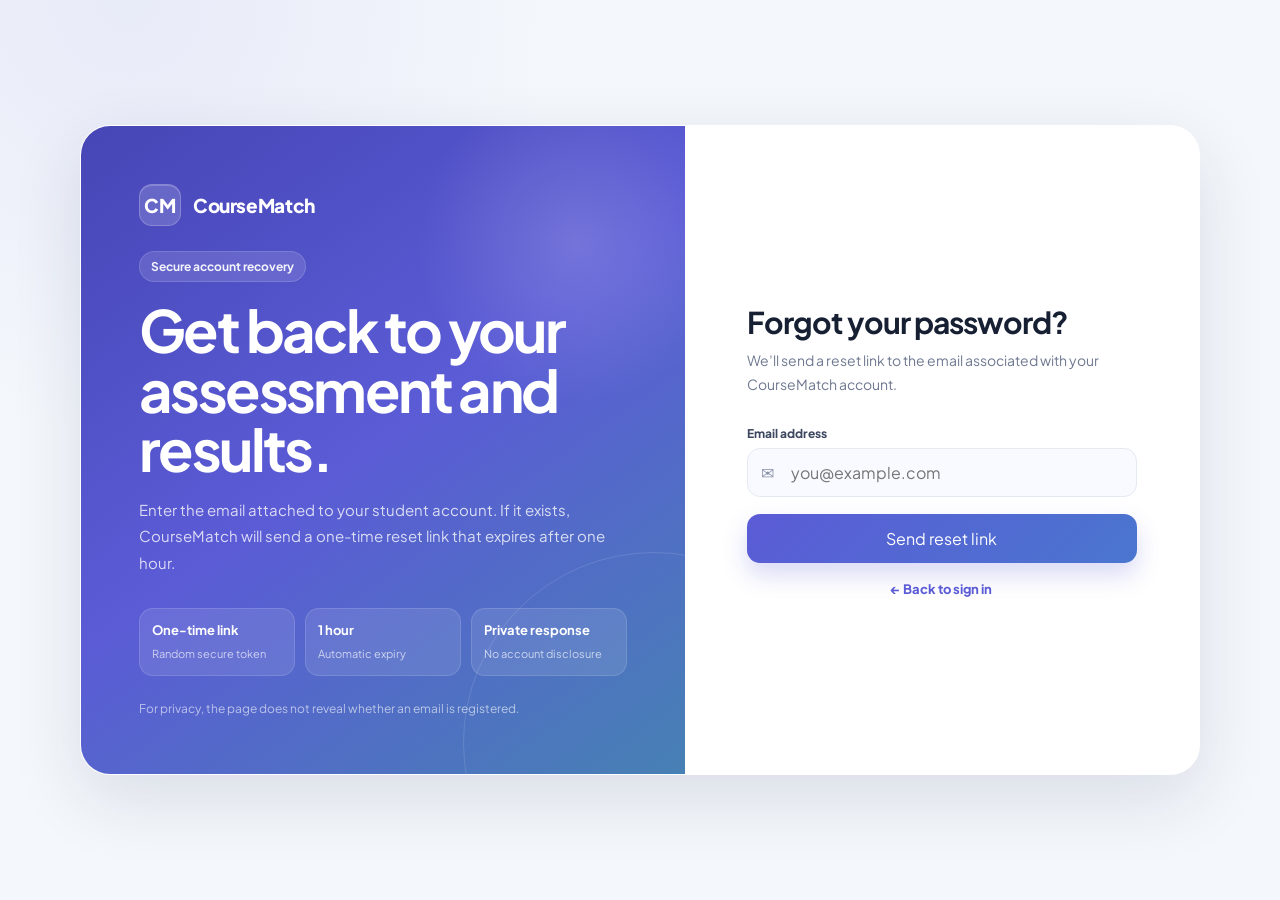
<file: forgot-password.html>
<!DOCTYPE html>
<html lang="en">
<head>
  <meta charset="UTF-8">
  <meta name="viewport" content="width=device-width, initial-scale=1.0">
  <meta name="description" content="Request a secure CourseMatch password reset link.">
  <title>Reset password · CourseMatch</title>
  <link rel="stylesheet" href="style.css">
  <link rel="stylesheet" href="modern.css">
</head>
<body class="auth-page cm-page">

<main class="auth-shell">
  <section class="auth-brand-panel">
    <div class="brand-lockup">
      <span class="brand-mark" aria-hidden="true">CM</span>
      <span>CourseMatch</span>
    </div>

    <div class="auth-copy">
      <div class="auth-eyebrow">Secure account recovery</div>
      <h1>Get back to your assessment and results.</h1>
      <p>
        Enter the email attached to your student account. If it exists, CourseMatch will send a one-time reset link that expires after one hour.
      </p>

      <div class="auth-points">
        <div class="auth-point">
          <strong>One-time link</strong>
          <span>Random secure token</span>
        </div>
        <div class="auth-point">
          <strong>1 hour</strong>
          <span>Automatic expiry</span>
        </div>
        <div class="auth-point">
          <strong>Private response</strong>
          <span>No account disclosure</span>
        </div>
      </div>
    </div>

    <div class="auth-footnote">For privacy, the page does not reveal whether an email is registered.</div>
  </section>

  <section class="auth-form-panel">
    <div class="auth-form-wrap">
      <div id="requestState">
        <h2>Forgot your password?</h2>
        <p class="lead">We’ll send a reset link to the email associated with your CourseMatch account.</p>

        <form id="resetRequestForm" novalidate>
          <div class="form-field">
            <label for="resetEmail">Email address</label>
            <div class="field-control">
              <span class="field-icon" aria-hidden="true">✉</span>
              <input id="resetEmail" type="email" placeholder="you@example.com" autocomplete="email" inputmode="email" required>
            </div>
          </div>

          <div id="msg-box" class="form-message" role="alert" aria-live="polite"></div>
          <button id="resetButton" class="primary-submit" type="submit">Send reset link</button>
        </form>

        <div class="auth-switch">
          <a class="text-link" href="index.html">← Back to sign in</a>
        </div>
      </div>

      <div id="successState" class="auth-status" hidden>
        <div class="status-icon" aria-hidden="true">✓</div>
        <h2>Check your inbox</h2>
        <p>If the address is registered, a password reset link has been sent. The link expires in one hour.</p>
        <a class="secondary-action" href="index.html">Back to sign in</a>
      </div>
    </div>
  </section>
</main>

<script src="script.js"></script>
<script>
  const form = document.getElementById('resetRequestForm');

  form.addEventListener('submit', async (event) => {
    event.preventDefault();
    clearMessage();

    const email = document.getElementById('resetEmail').value.trim().toLowerCase();
    const button = document.getElementById('resetButton');

    if (!email || !/^[^\s@]+@[^\s@]+\.[^\s@]+$/.test(email)) {
      showMessage('Enter a valid email address.');
      return;
    }

    const data = new FormData();
    data.append('email', email);
    setButtonLoading(button, true, 'Sending…');

    try {
      await requestJson('send-reset.php', { method: 'POST', body: data });
      document.getElementById('requestState').hidden = true;
      document.getElementById('successState').hidden = false;
    } catch (error) {
      showMessage(error.message || 'Unable to send the reset link right now.');
      setButtonLoading(button, false);
    }
  });
</script>
</body>
</html>
</file>
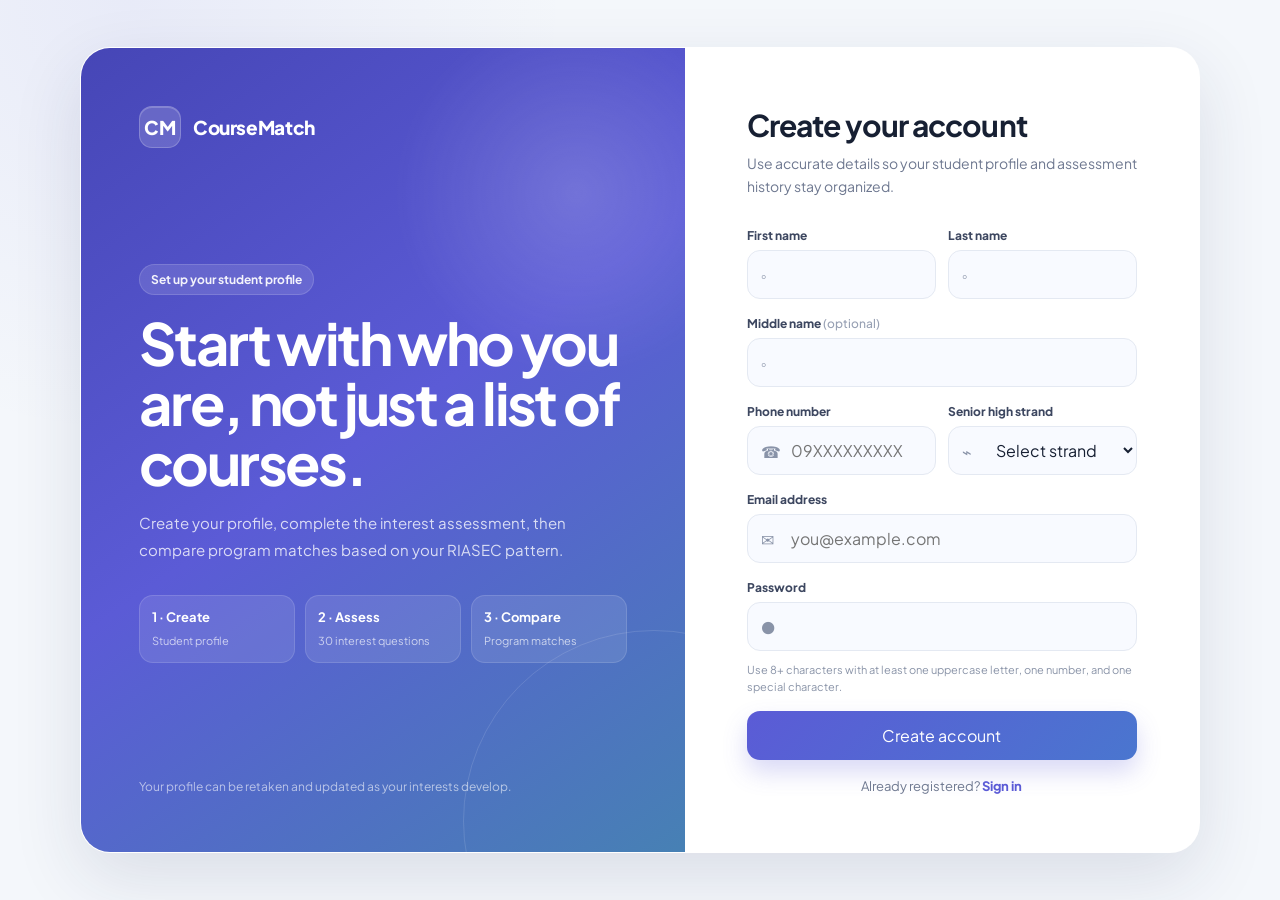
<file: register.html>
<!DOCTYPE html>
<html lang="en">
<head>
  <meta charset="UTF-8">
  <meta name="viewport" content="width=device-width, initial-scale=1.0">
  <meta name="description" content="Create a CourseMatch student account.">
  <title>Create account · CourseMatch</title>
  <link rel="stylesheet" href="style.css">
  <link rel="stylesheet" href="modern.css">
</head>
<body class="auth-page cm-page">

<main class="auth-shell">
  <section class="auth-brand-panel">
    <div class="brand-lockup">
      <span class="brand-mark" aria-hidden="true">CM</span>
      <span>CourseMatch</span>
    </div>

    <div class="auth-copy">
      <div class="auth-eyebrow">Set up your student profile</div>
      <h1>Start with who you are, not just a list of courses.</h1>
      <p>
        Create your profile, complete the interest assessment, then compare program matches based on your RIASEC pattern.
      </p>

      <div class="auth-points">
        <div class="auth-point">
          <strong>1 · Create</strong>
          <span>Student profile</span>
        </div>
        <div class="auth-point">
          <strong>2 · Assess</strong>
          <span>30 interest questions</span>
        </div>
        <div class="auth-point">
          <strong>3 · Compare</strong>
          <span>Program matches</span>
        </div>
      </div>
    </div>

    <div class="auth-footnote">Your profile can be retaken and updated as your interests develop.</div>
  </section>

  <section class="auth-form-panel">
    <div class="auth-form-wrap">
      <h2>Create your account</h2>
      <p class="lead">Use accurate details so your student profile and assessment history stay organized.</p>

      <form id="registerForm" novalidate>
        <div class="form-grid">
          <div class="form-field">
            <label for="first_name">First name</label>
            <div class="field-control">
              <span class="field-icon" aria-hidden="true">◦</span>
              <input id="first_name" name="first_name" type="text" autocomplete="given-name" required>
            </div>
          </div>

          <div class="form-field">
            <label for="last_name">Last name</label>
            <div class="field-control">
              <span class="field-icon" aria-hidden="true">◦</span>
              <input id="last_name" name="last_name" type="text" autocomplete="family-name" required>
            </div>
          </div>

          <div class="form-field full">
            <label for="middle_name">Middle name <span style="font-weight:500;color:#98a1b4;">(optional)</span></label>
            <div class="field-control">
              <span class="field-icon" aria-hidden="true">◦</span>
              <input id="middle_name" name="middle_name" type="text" autocomplete="additional-name">
            </div>
          </div>

          <div class="form-field">
            <label for="phone">Phone number</label>
            <div class="field-control">
              <span class="field-icon" aria-hidden="true">☎</span>
              <input id="phone" name="phone" type="tel" placeholder="09XXXXXXXXX" autocomplete="tel" inputmode="tel" required>
            </div>
          </div>

          <div class="form-field">
            <label for="strand">Senior high strand</label>
            <div class="field-control">
              <span class="field-icon" aria-hidden="true">⌁</span>
              <select id="strand" name="strand" required>
                <option value="">Select strand</option>
                <option value="STEM">STEM</option>
                <option value="ABM">ABM</option>
                <option value="HUMSS">HUMSS</option>
              </select>
            </div>
          </div>

          <div class="form-field full">
            <label for="email">Email address</label>
            <div class="field-control">
              <span class="field-icon" aria-hidden="true">✉</span>
              <input id="email" name="email" type="email" placeholder="you@example.com" autocomplete="email" inputmode="email" required>
            </div>
          </div>

          <div class="form-field full">
            <label for="password">Password</label>
            <div class="field-control">
              <span class="field-icon" aria-hidden="true">●</span>
              <input id="password" name="password" type="password" autocomplete="new-password" required>
            </div>
          </div>
        </div>

        <div class="form-hint">
          Use 8+ characters with at least one uppercase letter, one number, and one special character.
        </div>

        <div id="msg-box" class="form-message" role="alert" aria-live="polite"></div>
        <button class="primary-submit" type="submit">Create account</button>
      </form>

      <div class="auth-switch">
        Already registered?
        <a class="text-link" href="index.html">Sign in</a>
      </div>
    </div>
  </section>
</main>

<script src="script.js"></script>
<script>
  document.getElementById('registerForm').addEventListener('submit', register);
</script>
</body>
</html>
</file>
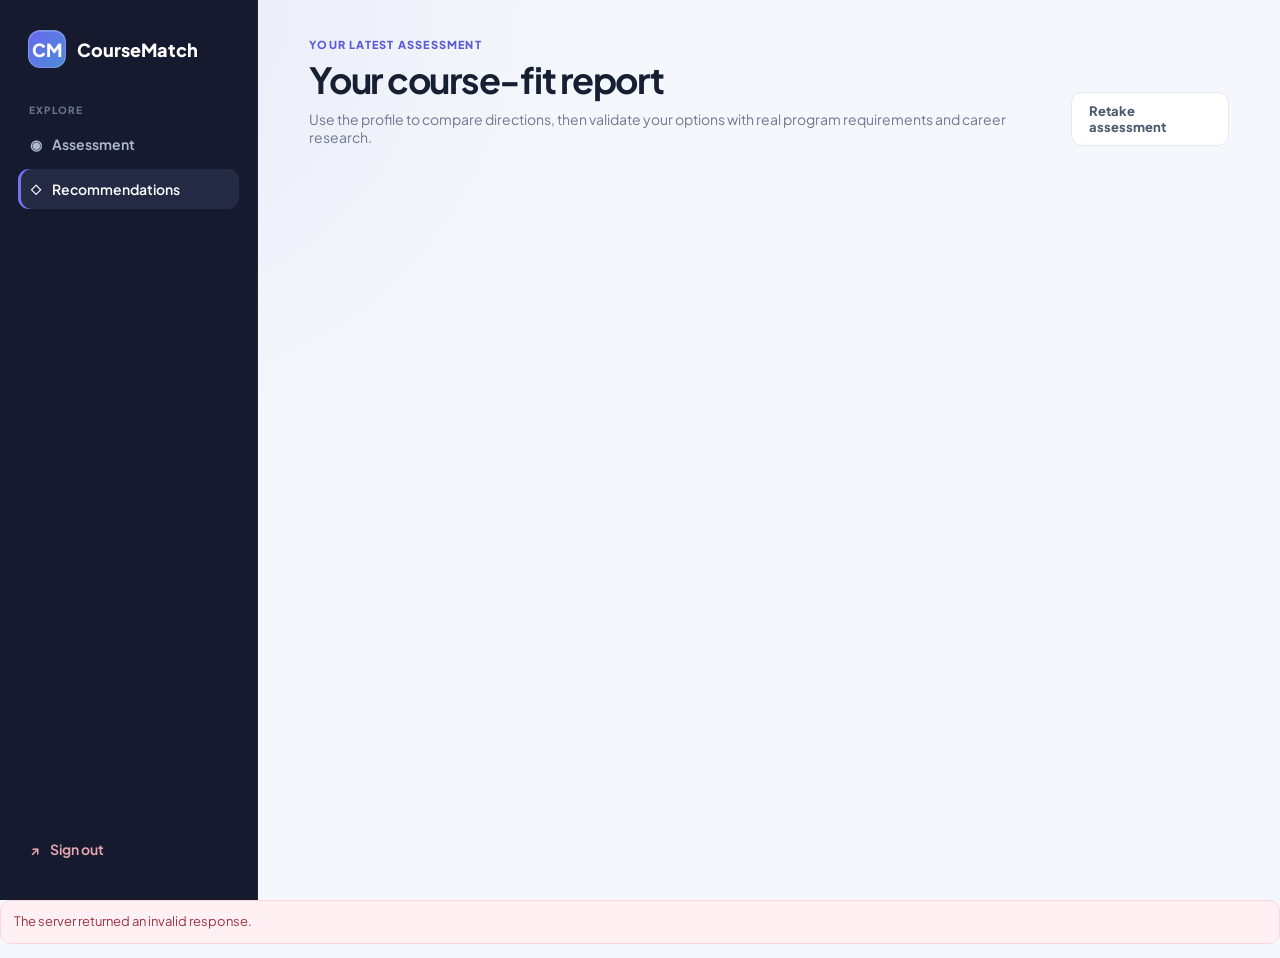
<file: result.html>
<!DOCTYPE html>
<html lang="en">
<head>
  <meta charset="UTF-8">
  <meta name="viewport" content="width=device-width, initial-scale=1.0">
  <meta name="description" content="Review your CourseMatch RIASEC profile and recommended college programs.">
  <title>Recommendations · CourseMatch</title>
  <link rel="stylesheet" href="style.css">
  <link rel="stylesheet" href="modern.css">
  <script src="chart.js"></script>
</head>
<body class="cm-page">

<div class="app student-shell">
  <aside class="sidebar student-sidebar" aria-label="Student navigation">
    <div class="side-brand">
      <span class="brand-mark" aria-hidden="true">CM</span>
      <span>CourseMatch</span>
    </div>

    <div class="side-label">Explore</div>
    <a href="dashboard.html"><span aria-hidden="true">◉</span> Assessment</a>
    <a href="result.html" class="active"><span aria-hidden="true">◇</span> Recommendations</a>

    <div class="sidebar-spacer"></div>
    <a href="#" class="logout-link" onclick="logout(); return false;"><span aria-hidden="true">↗</span> Sign out</a>
  </aside>

  <main class="student-content">
    <header class="student-page-header">
      <div>
        <div class="eyebrow">Your latest assessment</div>
        <h1><span id="studentName">Your</span> course-fit report</h1>
        <p>Use the profile to compare directions, then validate your options with real program requirements and career research.</p>
      </div>
      <a class="cm-btn" href="dashboard.html" style="text-decoration:none;">Retake assessment</a>
    </header>

    <section id="emptyState" class="empty-state" hidden>
      <div class="empty-icon" aria-hidden="true">◎</div>
      <h2>No assessment result yet</h2>
      <p>Complete the 30-question interest assessment first. Your latest profile will appear here automatically.</p>
      <a class="cm-btn primary" href="dashboard.html" style="display:inline-block;text-decoration:none;">Start assessment</a>
    </section>

    <div id="resultsView" class="results-wrap" hidden>
      <section class="result-hero">
        <div>
          <div class="eyebrow">RIASEC profile</div>
          <h2 id="profileLabel">Your interest profile</h2>
          <p id="personalityInsight"></p>
        </div>
        <div class="result-code" aria-label="Top three RIASEC traits">
          <strong id="profileCode">---</strong>
          <span>Top three interest areas</span>
        </div>
      </section>

      <div class="results-grid">
        <section class="cm-card">
          <h3>Trait breakdown</h3>
          <p class="card-sub">Each area is scored from 5 to 25.</p>
          <div id="traitList" class="trait-list"></div>
        </section>

        <section class="cm-card">
          <h3>Profile shape</h3>
          <p class="card-sub">A radar view of your six RIASEC dimensions.</p>
          <div class="chart-wrap">
            <canvas id="riasecChart" aria-label="RIASEC radar chart"></canvas>
          </div>
        </section>
      </div>

      <div class="section-heading">
        <div>
          <h2>Program matches</h2>
          <p>Ranked by the similarity between your profile and each program’s weighted interest pattern.</p>
        </div>
      </div>

      <section id="courseContainer" class="course-grid" aria-label="Recommended programs"></section>

      <div class="guidance-note">
        The percentages are CourseMatch profile-fit scores, not admission probabilities or guarantees of career success.
        Use them as a starting point alongside curriculum details, entrance requirements, costs, and advice from qualified guidance personnel.
      </div>
    </div>
  </main>
</div>

<nav class="mobile-nav" aria-label="Mobile student navigation">
  <a href="dashboard.html"><span>◉</span><span>Assessment</span></a>
  <a href="result.html" class="active"><span>◇</span><span>Results</span></a>
  <a href="#" onclick="logout(); return false;"><span>↗</span><span>Sign out</span></a>
</nav>

<script src="script.js"></script>
<script src="recommender.js"></script>
<script src="results.js"></script>
</body>
</html>
</file>
<file: style.css>
@import url('https://fonts.googleapis.com/css2?family=Plus+Jakarta+Sans:wght@400;500;600;700&display=swap');

:root {
    --purple-1: #667eea;
    --purple-2: #764ba2;
    --purple-dark: #4c63d2;
    --purple-light: #eef0fd;
    --purple-mid: #8b9cf4;
    --text-dark: #1a1a2e;
    --text-mid: #4a4a6a;
    --text-light: #8888aa;
    --white: #ffffff;
    --surface: #f7f8ff;
    --border: #e8eaf6;
    --shadow-sm: 0 2px 8px rgba(102,126,234,0.08);
    --shadow-md: 0 8px 24px rgba(102,126,234,0.15);
    --shadow-lg: 0 20px 50px rgba(102,126,234,0.2);
    --radius-sm: 8px;
    --radius-md: 12px;
    --radius-lg: 20px;
    --gradient: linear-gradient(135deg, var(--purple-1), var(--purple-2));
}

* {
    margin: 0;
    padding: 0;
    box-sizing: border-box;
    font-family: 'Plus Jakarta Sans', 'Segoe UI', sans-serif;
}

body {
    min-height: 100vh;
    background: var(--surface);
    color: var(--text-dark);
}

/* ===== AUTH PAGES (login, register, admin-login) ===== */
body.auth-page {
    background: var(--gradient);
    display: flex;
    justify-content: center;
    align-items: center;
    padding: 20px;
}

.wrapper {
    width: 100%;
    max-width: 900px;
    min-height: 520px;
    display: flex;
    border-radius: var(--radius-lg);
    overflow: hidden;
    box-shadow: var(--shadow-lg);
    background: var(--white);
}

.left {
    flex: 1;
    background: var(--gradient);
    color: var(--white);
    padding: 60px 40px;
    display: flex;
    flex-direction: column;
    justify-content: center;
    align-items: flex-start;
    position: relative;
    overflow: hidden;
}

.left::before {
    content: '';
    position: absolute;
    width: 300px;
    height: 300px;
    border-radius: 50%;
    background: rgba(255,255,255,0.06);
    top: -80px;
    right: -80px;
}

.left::after {
    content: '';
    position: absolute;
    width: 200px;
    height: 200px;
    border-radius: 50%;
    background: rgba(255,255,255,0.04);
    bottom: -60px;
    left: -60px;
}

.left h1 {
    font-size: 38px;
    font-weight: 700;
    margin-bottom: 15px;
    position: relative;
}

.left p {
    font-size: 15px;
    opacity: 0.85;
    line-height: 1.7;
    position: relative;
}

.right {
    flex: 1;
    background: var(--white);
    padding: 50px 40px;
    display: flex;
    flex-direction: column;
    justify-content: center;
    align-items: flex-start;
}

/* ===== FORM ===== */
.form-box {
    width: 100%;
    max-width: 380px;
}

.form-title {
    font-size: 24px;
    font-weight: 700;
    margin-bottom: 6px;
    color: var(--text-dark);
}

.form-sub {
    font-size: 14px;
    margin-bottom: 28px;
    color: var(--text-light);
}

.input-group {
    position: relative;
    margin-bottom: 16px;
}

.input-group input,
.input-group select {
    width: 100%;
    padding: 12px 12px 12px 42px;
    border-radius: var(--radius-sm);
    border: 1.5px solid var(--border);
    outline: none;
    font-size: 14px;
    font-family: inherit;
    color: var(--text-dark);
    background: var(--white);
    transition: border-color 0.2s, box-shadow 0.2s;
}

.input-group span {
    position: absolute;
    left: 13px;
    top: 13px;
    font-size: 16px;
    color: var(--text-light);
    pointer-events: none;
}

input:focus,
select:focus {
    border-color: var(--purple-1);
    box-shadow: 0 0 0 3px rgba(102,126,234,0.12);
}

/* ===== BUTTONS ===== */
button {
    width: 100%;
    padding: 12px;
    background: var(--gradient);
    color: var(--white);
    border: none;
    border-radius: var(--radius-sm);
    font-size: 15px;
    font-weight: 600;
    font-family: inherit;
    cursor: pointer;
    transition: all 0.25s;
}

button:hover {
    transform: translateY(-2px);
    box-shadow: 0 6px 20px rgba(102,126,234,0.4);
}

button:active {
    transform: translateY(0);
}

/* ===== LINKS ===== */
.links {
    margin-top: 16px;
    font-size: 14px;
    text-align: center;
    width: 100%;
    color: var(--text-light);
}

.links a {
    color: var(--purple-1);
    text-decoration: none;
    font-weight: 600;
}

.links a:hover {
    color: var(--purple-2);
}

/* ===== LOGO ===== */
.logo img {
    width: 500px;
    height: auto;
    object-fit: contain;
    mix-blend-mode: multiply;
    filter: brightness(1.05) contrast(1.05);
}

/* ===== SR ONLY ===== */
.sr-only {
    position: absolute;
    width: 1px;
    height: 1px;
    padding: 0;
    margin: -1px;
    overflow: hidden;
    clip: rect(0,0,0,0);
    border: 0;
}

/* ===== DASHBOARD LAYOUT ===== */
.app {
    display: flex;
    min-height: 100vh;
}

/* ===== SIDEBAR (student pages) ===== */
.sidebar {
    width: 240px;
    background: var(--gradient);
    color: var(--white);
    padding: 28px 20px;
    display: flex;
    flex-direction: column;
    position: fixed;
    height: 100vh;
    overflow-y: auto;
    box-shadow: 4px 0 20px rgba(102,126,234,0.2);
}

.sidebar h2 {
    font-size: 20px;
    font-weight: 700;
    margin-bottom: 32px;
    color: var(--white);
}

.sidebar a {
    display: flex;
    align-items: center;
    gap: 10px;
    color: rgba(255,255,255,0.8);
    text-decoration: none;
    margin-bottom: 6px;
    padding: 10px 14px;
    border-radius: var(--radius-sm);
    font-size: 14px;
    font-weight: 500;
    transition: all 0.2s;
}

.sidebar a:hover {
    background: rgba(255,255,255,0.15);
    color: var(--white);
}

.sidebar a.active {
    background: rgba(255,255,255,0.2);
    color: var(--white);
    font-weight: 600;
}

/* ===== SIDEBAR (admin pages) ===== */
.sidebar-logo {
    font-size: 20px;
    font-weight: 700;
    margin-bottom: 6px;
    color: var(--white);
}

.sidebar-role {
    font-size: 11px;
    font-weight: 600;
    letter-spacing: 1.5px;
    text-transform: uppercase;
    padding: 3px 10px;
    border-radius: 20px;
    display: inline-block;
    margin-bottom: 30px;
}

.role-superadmin { background: #f6ad55; color: #1a202c; }
.role-moderator  { background: #68d391; color: #1a202c; }
.role-viewer     { background: #a0c4ff; color: #1a202c; }

.sidebar nav a {
    display: flex;
    align-items: center;
    gap: 10px;
    color: rgba(255,255,255,0.7);
    text-decoration: none;
    padding: 10px 14px;
    border-radius: var(--radius-sm);
    margin-bottom: 4px;
    font-size: 14px;
    font-weight: 500;
    transition: all 0.2s;
}

.sidebar nav a:hover,
.sidebar nav a.active {
    background: rgba(255,255,255,0.18);
    color: var(--white);
}

.sidebar nav a.hidden { display: none; }

.sidebar-logout {
    margin-top: auto;
    padding-top: 20px;
    border-top: 1px solid rgba(255,255,255,0.2);
}

.sidebar-logout a {
    display: flex;
    align-items: center;
    gap: 10px;
    color: rgba(255,200,200,0.9);
    text-decoration: none;
    padding: 10px 14px;
    border-radius: var(--radius-sm);
    font-size: 14px;
    transition: all 0.2s;
}

.sidebar-logout a:hover {
    background: rgba(255,100,100,0.15);
    color: #ffaaaa;
}

/* ===== CONTENT AREAS ===== */
.content {
    margin-left: 240px;
    flex: 1;
    padding: 40px;
}

.main {
    margin-left: 240px;
    flex: 1;
    padding: 36px;
    background: var(--surface);
    min-height: 100vh;
}

/* ===== PAGE HEADER ===== */
.page-header h1 {
    font-size: 26px;
    font-weight: 700;
    margin-bottom: 6px;
    color: var(--text-dark);
}

.page-header p {
    color: var(--text-light);
    margin-bottom: 28px;
    font-size: 15px;
}

.page-title {
    font-size: 24px;
    font-weight: 700;
    color: var(--text-dark);
    margin-bottom: 4px;
}

.page-sub {
    color: var(--text-light);
    font-size: 14px;
    margin-bottom: 28px;
}

/* ===== CARDS ===== */
.card {
    background: var(--white);
    border-radius: var(--radius-md);
    padding: 28px;
    box-shadow: var(--shadow-sm);
    margin-bottom: 20px;
    max-width: 900px;
    border: 1px solid var(--border);
    transition: box-shadow 0.2s, transform 0.2s;
}

.card:hover {
    transform: translateY(-2px);
    box-shadow: var(--shadow-md);
}

/* ===== ASSESSMENT ===== */
.assessment-card {
    max-width: 700px;
    margin: auto;
    text-align: center;
}

#questionText {
    font-size: 22px;
    margin: 30px 0;
    font-weight: 600;
    color: var(--text-dark);
    line-height: 1.4;
}

/* Progress Bar */
.progress {
    width: 100%;
    height: 8px;
    background: var(--border);
    border-radius: 20px;
    margin-bottom: 20px;
    overflow: hidden;
}

#progressBar {
    height: 100%;
    width: 0%;
    background: var(--gradient);
    border-radius: 20px;
    transition: width 0.4s ease;
}

/* Answer Buttons */
.answers {
    display: flex;
    gap: 16px;
    justify-content: center;
    margin: 30px 0;
    flex-wrap: wrap;
}

.answers button {
    padding: 14px 28px;
    border: 2px solid var(--border);
    border-radius: var(--radius-sm);
    font-size: 15px;
    font-weight: 600;
    cursor: pointer;
    background: var(--white);
    color: var(--text-mid);
    width: auto;
    transition: all 0.2s;
}

.answers button:hover {
    background: var(--purple-light);
    border-color: var(--purple-1);
    color: var(--purple-1);
    transform: translateY(-2px);
    box-shadow: var(--shadow-sm);
}

.answers button.selected {
    background: var(--gradient);
    border-color: transparent;
    color: var(--white);
    box-shadow: 0 4px 12px rgba(102,126,234,0.35);
}

/* Nav Buttons */
.nav-buttons {
    display: flex;
    justify-content: space-between;
    margin-top: 30px;
    gap: 12px;
}

.nav-buttons button {
    width: 140px;
    background: var(--text-dark);
    opacity: 0.75;
}

.nav-buttons button:hover {
    opacity: 1;
    box-shadow: 0 4px 12px rgba(0,0,0,0.2);
}

/* ===== RESULTS PAGE ===== */
.personality-badge {
    display: inline-block;
    padding: 10px 20px;
    border-radius: var(--radius-sm);
    background: var(--gradient);
    color: var(--white);
    font-weight: 700;
    margin: 10px 0;
    box-shadow: var(--shadow-sm);
}

.course-card {
    background: var(--white);
    border-radius: var(--radius-md);
    padding: 24px;
    margin: 16px 0;
    box-shadow: var(--shadow-sm);
    border: 1px solid var(--border);
    transition: all 0.3s;
}

.course-card:hover {
    transform: translateY(-4px);
    box-shadow: var(--shadow-md);
    border-color: var(--purple-mid);
}

.course-card h3 {
    margin-bottom: 6px;
    font-size: 17px;
    color: var(--text-dark);
}

.confidence,
.match-level {
    font-weight: 700;
    color: var(--purple-1);
    margin-bottom: 8px;
    font-size: 14px;
}

canvas {
    max-width: 500px;
    margin: auto;
    display: block;
}

/* ===== STAT CARDS (admin) ===== */
.stat-grid {
    display: grid;
    grid-template-columns: repeat(auto-fit, minmax(180px, 1fr));
    gap: 16px;
    margin-bottom: 28px;
}

.stat-card {
    background: var(--white);
    border-radius: var(--radius-md);
    padding: 24px;
    box-shadow: var(--shadow-sm);
    border: 1px solid var(--border);
    position: relative;
    overflow: hidden;
    transition: box-shadow 0.2s, transform 0.2s;
}

.stat-card::before {
    content: '';
    position: absolute;
    top: 0;
    left: 0;
    right: 0;
    height: 3px;
    background: var(--gradient);
}

.stat-card:hover {
    transform: translateY(-2px);
    box-shadow: var(--shadow-md);
}

.stat-card .label {
    font-size: 12px;
    font-weight: 600;
    color: var(--text-light);
    text-transform: uppercase;
    letter-spacing: 0.5px;
    margin-bottom: 8px;
}

.stat-card .value {
    font-size: 36px;
    font-weight: 700;
    color: var(--text-dark);
    background: var(--gradient);
    -webkit-background-clip: text;
    -webkit-text-fill-color: transparent;
    background-clip: text;
}

.stat-card .sub {
    font-size: 12px;
    color: var(--text-light);
    margin-top: 4px;
}

/* ===== PANELS ===== */
.panel { display: none; }
.panel.active { display: block; }

/* ===== TABLES ===== */
.table-wrap {
    background: var(--white);
    border-radius: var(--radius-md);
    box-shadow: var(--shadow-sm);
    overflow: hidden;
    margin-bottom: 24px;
    border: 1px solid var(--border);
}

.table-header {
    padding: 18px 22px;
    border-bottom: 1px solid var(--border);
    display: flex;
    justify-content: space-between;
    align-items: center;
    background: var(--white);
}

.table-header h3 {
    font-size: 15px;
    font-weight: 700;
    color: var(--text-dark);
}

table { width: 100%; border-collapse: collapse; }

th {
    background: var(--surface);
    padding: 12px 16px;
    text-align: left;
    font-size: 11px;
    font-weight: 700;
    color: var(--text-light);
    text-transform: uppercase;
    letter-spacing: 0.6px;
    border-bottom: 1px solid var(--border);
}

td {
    padding: 13px 16px;
    font-size: 14px;
    color: var(--text-mid);
    border-top: 1px solid var(--border);
}

tr:hover td { background: var(--purple-light); }

/* ===== BADGES ===== */
.badge {
    display: inline-block;
    padding: 3px 10px;
    border-radius: 20px;
    font-size: 11px;
    font-weight: 700;
    text-transform: uppercase;
    letter-spacing: 0.3px;
}

.badge-stem       { background: #e8eeff; color: var(--purple-dark); }
.badge-abm        { background: #e6f7ee; color: #276749; }
.badge-humss      { background: #fce8f3; color: #97266d; }
.badge-superadmin { background: #fff3e0; color: #c05621; }
.badge-moderator  { background: #e6f7ee; color: #276749; }
.badge-viewer     { background: #e8eeff; color: var(--purple-dark); }

/* ===== ADMIN BUTTONS ===== */
.btn {
    padding: 8px 16px;
    border-radius: var(--radius-sm);
    border: none;
    font-size: 13px;
    font-weight: 600;
    font-family: inherit;
    cursor: pointer;
    transition: all 0.2s;
    width: auto;
}

.btn-danger { background: #fff0f0; color: #c53030; border: 1px solid #fed7d7; }
.btn-danger:hover { background: #fc8181; color: white; transform: none; box-shadow: none; border-color: transparent; }

.btn-primary { background: var(--gradient); color: var(--white); }
.btn-primary:hover { transform: translateY(-1px); box-shadow: 0 4px 12px rgba(102,126,234,0.4); }

.btn-cancel { background: var(--surface); color: var(--text-mid); border: 1px solid var(--border); }
.btn-cancel:hover { background: var(--border); transform: none; box-shadow: none; }

.search-input {
    padding: 8px 14px;
    border: 1.5px solid var(--border);
    border-radius: var(--radius-sm);
    font-size: 13px;
    font-family: inherit;
    outline: none;
    width: 200px;
    transition: border-color 0.2s;
}

.search-input:focus { border-color: var(--purple-1); }

/* ===== MODAL ===== */
.modal-backdrop {
    display: none;
    position: fixed;
    inset: 0;
    background: rgba(26,20,60,0.5);
    z-index: 100;
    justify-content: center;
    align-items: center;

-webkit-backdrop-filter: blur(2px);    backdrop-filter: blur(2px);
}

.modal-backdrop.open { display: flex; }

.modal {
    background: var(--white);
    border-radius: var(--radius-lg);
    padding: 36px;
    width: 100%;
    max-width: 420px;
    box-shadow: var(--shadow-lg);
    border: 1px solid var(--border);
}

.modal h3 {
    margin-bottom: 22px;
    font-size: 18px;
    font-weight: 700;
    color: var(--text-dark);
}

.modal input,
.modal select {
    width: 100%;
    padding: 11px 14px;
    border: 1.5px solid var(--border);
    border-radius: var(--radius-sm);
    font-size: 14px;
    font-family: inherit;
    margin-bottom: 14px;
    outline: none;
    color: var(--text-dark);
    transition: border-color 0.2s;
}

.modal input:focus,
.modal select:focus { border-color: var(--purple-1); box-shadow: 0 0 0 3px rgba(102,126,234,0.1); }

.modal-actions { display: flex; gap: 10px; margin-top: 6px; }

/* ===== TOAST ===== */
#toast {
    position: fixed;
    bottom: 28px;
    right: 28px;
    background: var(--text-dark);
    color: var(--white);
    padding: 12px 22px;
    border-radius: var(--radius-sm);
    font-size: 14px;
    font-weight: 500;
    box-shadow: var(--shadow-md);
    opacity: 0;
    transform: translateY(10px);
    transition: all 0.3s;
    pointer-events: none;
    z-index: 200;
    border-left: 3px solid var(--purple-1);
}

#toast.show { opacity: 1; transform: translateY(0); }

/* ===== ADMIN LOGIN BOX ===== */
.admin-login-box {
    background: var(--white);
    border-radius: var(--radius-lg);
    padding: 48px 40px;
    width: 100%;
    max-width: 400px;
    box-shadow: var(--shadow-lg);
    border: 1px solid rgba(255,255,255,0.2);
}

.admin-badge {
    display: inline-block;
    background: var(--gradient);
    color: var(--white);
    font-size: 11px;
    font-weight: 700;
    letter-spacing: 2px;
    padding: 4px 14px;
    border-radius: 20px;
    margin-bottom: 16px;
    text-transform: uppercase;
}

.admin-login-box h2 {
    font-size: 26px;
    font-weight: 700;
    color: var(--text-dark);
    margin-bottom: 6px;
}

.admin-login-box p {
    color: var(--text-light);
    font-size: 14px;
    margin-bottom: 28px;
}

.back-link {
    text-align: center;
    margin-top: 16px;
    font-size: 13px;
    color: var(--text-light);
}

.back-link a {
    color: var(--purple-1);
    text-decoration: none;
    font-weight: 600;
}

.back-link a:hover { color: var(--purple-2); }
/* ── Course Recommendation Cards in Modal ── */
.modal-section-title {
  font-size: 11px; font-weight: 700; color: #8888aa;
  text-transform: uppercase; letter-spacing: 0.6px;
  margin: 20px 0 12px;
}
.modal-insight {
  background: #f3f0ff; border-left: 3px solid #764ba2;
  border-radius: 8px; padding: 12px 14px;
  font-size: 13px; color: #4a4a6a; margin-bottom: 4px;
  line-height: 1.5;
}
.course-rec-card {
  border: 1.5px solid #e8eaf6; border-radius: 12px;
  padding: 14px 16px; margin-bottom: 10px;
  background: #fafbff; transition: box-shadow 0.2s;
}
.course-rec-card:first-of-type {
  border-color: #c7d0ff;
  background: linear-gradient(135deg, #fafbff, #f3f0ff);
}
.course-rec-card:hover { box-shadow: 0 4px 14px rgba(102,126,234,0.1); }
.course-rec-top {
  display: flex; justify-content: space-between;
  align-items: flex-start; margin-bottom: 8px;
}
.course-rec-name {
  font-size: 14px; font-weight: 700; color: #1a1a2e; line-height: 1.3;
}
.course-rec-college {
  font-size: 11px; color: #8888aa; margin-top: 2px;
}
.course-rec-pct {
  font-size: 16px; font-weight: 800;
  background: linear-gradient(135deg, #667eea, #764ba2);
  -webkit-background-clip: text; -webkit-text-fill-color: transparent;
  background-clip: text; flex-shrink: 0; margin-left: 10px;
}
.course-rec-bar-track {
  height: 6px; background: #eef0fd; border-radius: 20px; overflow: hidden;
}
.course-rec-bar-fill {
  height: 100%; border-radius: 20px;
  background: linear-gradient(90deg, #667eea, #764ba2);
  transition: width 0.6s ease;
}
.best-match-pill {
  display: inline-block; font-size: 10px; font-weight: 700;
  background: linear-gradient(135deg,#667eea,#764ba2);
  color: white; border-radius: 20px; padding: 2px 10px; margin-bottom: 8px;
}
</file>
<file: modern.css>
/* CourseMatch student experience — modern UI layer */
:root {
  --cm-bg: #f4f7fb;
  --cm-surface: #ffffff;
  --cm-surface-soft: #f8faff;
  --cm-ink: #172033;
  --cm-muted: #6e7890;
  --cm-line: #e4e9f2;
  --cm-primary: #5b5bd6;
  --cm-primary-dark: #4545b8;
  --cm-accent: #18a6a6;
  --cm-success: #178b62;
  --cm-danger: #c34254;
  --cm-warning: #b46a12;
  --cm-shadow: 0 24px 70px rgba(35, 45, 80, 0.12);
  --cm-shadow-soft: 0 12px 35px rgba(35, 45, 80, 0.08);
  --cm-radius: 22px;
  --cm-radius-sm: 14px;
}

body.cm-page {
  background:
    radial-gradient(circle at 10% 0%, rgba(91, 91, 214, 0.08), transparent 30%),
    var(--cm-bg);
  color: var(--cm-ink);
}

.cm-page button,
.cm-page input,
.cm-page select {
  font: inherit;
}

.cm-page button:focus-visible,
.cm-page a:focus-visible,
.cm-page input:focus-visible,
.cm-page select:focus-visible {
  outline: 3px solid rgba(91, 91, 214, 0.22);
  outline-offset: 2px;
}

/* Auth */
.auth-shell {
  width: min(1120px, 100%);
  min-height: 650px;
  display: grid;
  grid-template-columns: 1.08fr 0.92fr;
  background: var(--cm-surface);
  border: 1px solid rgba(255,255,255,0.65);
  border-radius: 30px;
  overflow: hidden;
  box-shadow: var(--cm-shadow);
}

.auth-brand-panel {
  position: relative;
  overflow: hidden;
  padding: 58px;
  display: flex;
  flex-direction: column;
  justify-content: space-between;
  color: white;
  background:
    radial-gradient(circle at 82% 18%, rgba(255,255,255,0.16), transparent 22%),
    linear-gradient(145deg, #4646b6 0%, #5b5bd6 48%, #3f8fa7 120%);
}

.auth-brand-panel::after {
  content: "";
  position: absolute;
  width: 380px;
  height: 380px;
  border-radius: 50%;
  border: 1px solid rgba(255,255,255,0.12);
  right: -160px;
  bottom: -160px;
}

.brand-lockup {
  display: inline-flex;
  align-items: center;
  gap: 12px;
  font-size: 19px;
  font-weight: 800;
  letter-spacing: -0.02em;
  position: relative;
  z-index: 1;
}

.brand-mark {
  width: 42px;
  height: 42px;
  border-radius: 13px;
  display: grid;
  place-items: center;
  background: rgba(255,255,255,0.16);
  border: 1px solid rgba(255,255,255,0.2);
  box-shadow: inset 0 1px 0 rgba(255,255,255,0.2);
}

.auth-copy {
  position: relative;
  z-index: 1;
  max-width: 520px;
}

.auth-eyebrow {
  display: inline-flex;
  align-items: center;
  gap: 8px;
  padding: 7px 11px;
  margin-bottom: 18px;
  border-radius: 999px;
  background: rgba(255,255,255,0.12);
  border: 1px solid rgba(255,255,255,0.14);
  color: rgba(255,255,255,0.92);
  font-size: 12px;
  font-weight: 700;
}

.auth-copy h1 {
  margin: 0 0 18px;
  font-size: clamp(38px, 5vw, 58px);
  line-height: 1.03;
  letter-spacing: -0.045em;
}

.auth-copy > p {
  margin: 0;
  max-width: 490px;
  color: rgba(255,255,255,0.78);
  line-height: 1.75;
  font-size: 15px;
}

.auth-points {
  display: grid;
  grid-template-columns: repeat(3, 1fr);
  gap: 10px;
  margin-top: 32px;
}

.auth-point {
  padding: 13px 12px;
  border-radius: 14px;
  background: rgba(255,255,255,0.10);
  border: 1px solid rgba(255,255,255,0.13);
}

.auth-point strong {
  display: block;
  margin-bottom: 3px;
  font-size: 13px;
}

.auth-point span {
  color: rgba(255,255,255,0.68);
  font-size: 11px;
}

.auth-footnote {
  position: relative;
  z-index: 1;
  color: rgba(255,255,255,0.6);
  font-size: 12px;
}

.auth-form-panel {
  padding: 58px 54px;
  display: flex;
  align-items: center;
  background: rgba(255,255,255,0.98);
}

.auth-form-wrap {
  width: 100%;
  max-width: 390px;
  margin: 0 auto;
}

.auth-form-wrap h2 {
  margin: 0 0 8px;
  color: var(--cm-ink);
  font-size: 30px;
  letter-spacing: -0.03em;
}

.auth-form-wrap .lead {
  margin: 0 0 30px;
  color: var(--cm-muted);
  line-height: 1.65;
  font-size: 14px;
}

.form-field {
  margin-bottom: 17px;
}

.form-field label {
  display: block;
  margin-bottom: 7px;
  color: #3d4760;
  font-size: 12px;
  font-weight: 750;
}

.field-control {
  position: relative;
}

.field-control .field-icon {
  position: absolute;
  left: 14px;
  top: 50%;
  transform: translateY(-50%);
  color: #8993a8;
  pointer-events: none;
}

.field-control input,
.field-control select {
  width: 100%;
  min-height: 49px;
  padding: 12px 14px 12px 43px;
  border: 1.5px solid var(--cm-line);
  border-radius: 13px;
  background: var(--cm-surface-soft);
  color: var(--cm-ink);
  outline: none;
  transition: 0.2s ease;
}

.field-control input:focus,
.field-control select:focus {
  background: white;
  border-color: var(--cm-primary);
  box-shadow: 0 0 0 4px rgba(91,91,214,0.09);
}

.auth-row {
  display: flex;
  justify-content: flex-end;
  margin: -4px 0 18px;
}

.text-link {
  color: var(--cm-primary);
  text-decoration: none;
  font-size: 13px;
  font-weight: 750;
}

.text-link:hover {
  color: var(--cm-primary-dark);
}

.primary-submit {
  width: 100%;
  min-height: 49px;
  border: 0;
  border-radius: 13px;
  color: white;
  background: linear-gradient(135deg, #5b5bd6, #4a76cf);
  font-weight: 780;
  box-shadow: 0 12px 24px rgba(91,91,214,0.23);
  cursor: pointer;
  transition: transform 0.2s ease, box-shadow 0.2s ease;
}

.primary-submit:hover {
  transform: translateY(-1px);
  box-shadow: 0 16px 28px rgba(91,91,214,0.29);
}

.primary-submit:disabled {
  cursor: wait;
  opacity: 0.7;
  transform: none;
}

.form-message {
  display: none;
  margin: 0 0 14px;
  padding: 11px 13px;
  border-radius: 11px;
  font-size: 13px;
  line-height: 1.5;
}

.form-message.is-visible { display: block; }
.form-message.is-error {
  color: #9f3342;
  background: #fff1f3;
  border: 1px solid #ffd5db;
}
.form-message.is-success {
  color: #126b4d;
  background: #eefaf5;
  border: 1px solid #cdeee0;
}

.auth-divider {
  display: flex;
  align-items: center;
  gap: 13px;
  margin: 23px 0;
  color: #98a1b4;
  font-size: 11px;
  text-transform: uppercase;
  letter-spacing: .08em;
}
.auth-divider::before,
.auth-divider::after {
  content: "";
  flex: 1;
  height: 1px;
  background: var(--cm-line);
}

.secondary-action {
  display: flex;
  align-items: center;
  justify-content: center;
  min-height: 46px;
  border: 1.5px solid var(--cm-line);
  border-radius: 13px;
  color: #4a5570;
  background: white;
  text-decoration: none;
  font-size: 13px;
  font-weight: 720;
}

.secondary-action:hover {
  border-color: #cfd5e4;
  background: #fafbfe;
}

.auth-switch {
  margin-top: 18px;
  text-align: center;
  color: var(--cm-muted);
  font-size: 13px;
}

/* Student app shell */
.student-shell {
  min-height: 100vh;
}

.student-sidebar {
  width: 258px;
  padding: 26px 18px;
  background: #151a2e;
  box-shadow: none;
  border-right: 1px solid rgba(255,255,255,0.06);
}

.student-sidebar .side-brand {
  display: flex;
  align-items: center;
  gap: 11px;
  padding: 4px 10px 24px;
  color: white;
  font-size: 18px;
  font-weight: 800;
}

.student-sidebar .side-brand .brand-mark {
  width: 38px;
  height: 38px;
  border-radius: 12px;
  background: linear-gradient(135deg, #6868ef, #4d8bd7);
}

.student-sidebar .side-label {
  padding: 12px 11px 8px;
  color: #69728a;
  font-size: 10px;
  font-weight: 800;
  text-transform: uppercase;
  letter-spacing: .12em;
}

.student-sidebar a {
  margin-bottom: 5px;
  padding: 11px 12px;
  color: #aeb7cb;
  border-radius: 11px;
  font-weight: 650;
}

.student-sidebar a:hover,
.student-sidebar a.active {
  background: #242a43;
  color: white;
}

.student-sidebar a.active {
  box-shadow: inset 3px 0 0 #7272ef;
}

.student-sidebar .sidebar-spacer {
  flex: 1;
}

.student-sidebar .logout-link {
  color: #e3a6ae;
}

.student-content {
  margin-left: 258px;
  padding: 38px clamp(24px, 4vw, 58px) 56px;
}

.student-page-header {
  max-width: 980px;
  margin: 0 auto 26px;
  display: flex;
  justify-content: space-between;
  gap: 18px;
  align-items: flex-end;
}

.student-page-header .eyebrow {
  margin-bottom: 6px;
  color: var(--cm-primary);
  font-size: 11px;
  font-weight: 800;
  letter-spacing: .11em;
  text-transform: uppercase;
}

.student-page-header h1 {
  margin: 0;
  color: var(--cm-ink);
  font-size: clamp(27px, 3vw, 36px);
  letter-spacing: -0.035em;
}

.student-page-header p {
  margin: 8px 0 0;
  color: var(--cm-muted);
  font-size: 14px;
}

.header-chip {
  padding: 8px 12px;
  border: 1px solid var(--cm-line);
  border-radius: 999px;
  background: white;
  color: #566078;
  font-size: 12px;
  font-weight: 700;
  white-space: nowrap;
}

/* Assessment */
.assessment-panel {
  max-width: 980px;
  margin: 0 auto;
  padding: 0;
  border: 1px solid var(--cm-line);
  border-radius: 24px;
  background: white;
  box-shadow: var(--cm-shadow-soft);
  overflow: hidden;
}

.assessment-top {
  padding: 22px 26px 18px;
  border-bottom: 1px solid var(--cm-line);
  background: #fbfcff;
}

.assessment-meta {
  display: flex;
  justify-content: space-between;
  gap: 12px;
  align-items: center;
  margin-bottom: 12px;
}

.assessment-meta strong {
  font-size: 12px;
  color: #45506a;
}

.assessment-meta span {
  font-size: 11px;
  color: var(--cm-muted);
}

.assessment-progress {
  height: 7px;
  border-radius: 999px;
  background: #e9edf5;
  overflow: hidden;
}

.assessment-progress > div {
  height: 100%;
  width: 0;
  background: linear-gradient(90deg, #5b5bd6, #3c98ac);
  border-radius: inherit;
  transition: width .3s ease;
}

.assessment-body {
  padding: clamp(28px, 5vw, 54px);
  text-align: center;
}

.trait-pill {
  display: inline-flex;
  padding: 7px 11px;
  margin-bottom: 18px;
  border-radius: 999px;
  background: #f0f0ff;
  color: #5050bc;
  font-size: 11px;
  font-weight: 800;
}

.assessment-body h2 {
  max-width: 760px;
  margin: 0 auto 30px;
  color: var(--cm-ink);
  font-size: clamp(21px, 3vw, 29px);
  line-height: 1.45;
  letter-spacing: -0.025em;
}

.likert-legend {
  display: flex;
  justify-content: space-between;
  max-width: 690px;
  margin: 0 auto 9px;
  color: #929bad;
  font-size: 10px;
  font-weight: 750;
  text-transform: uppercase;
  letter-spacing: .06em;
}

.likert-grid {
  max-width: 690px;
  margin: 0 auto;
  display: grid;
  grid-template-columns: repeat(5, 1fr);
  gap: 10px;
}

.likert-option {
  min-height: 82px;
  padding: 12px 6px;
  display: grid;
  place-items: center;
  gap: 5px;
  border: 1.5px solid var(--cm-line);
  border-radius: 14px;
  background: #fbfcff;
  color: #45506a;
  cursor: pointer;
  box-shadow: none;
  transition: .18s ease;
}

.likert-option:hover {
  transform: translateY(-2px);
  border-color: #c7cbea;
  background: white;
  box-shadow: 0 8px 20px rgba(40,50,80,.08);
}

.likert-option strong {
  font-size: 19px;
  color: var(--cm-ink);
}

.likert-option span {
  font-size: 10px;
  color: var(--cm-muted);
}

.likert-option.selected {
  border-color: transparent;
  color: white;
  background: linear-gradient(145deg, #5b5bd6, #527fcf);
  box-shadow: 0 10px 24px rgba(91,91,214,.25);
}

.likert-option.selected strong,
.likert-option.selected span {
  color: white;
}

.assessment-error {
  min-height: 20px;
  margin: 15px 0 0;
  color: var(--cm-danger);
  font-size: 12px;
}

.assessment-footer {
  padding: 18px 26px;
  display: flex;
  justify-content: space-between;
  gap: 12px;
  border-top: 1px solid var(--cm-line);
  background: #fbfcff;
}

.cm-btn {
  width: auto;
  min-width: 120px;
  padding: 10px 17px;
  border-radius: 11px;
  border: 1px solid var(--cm-line);
  background: white;
  color: #4d5770;
  font-size: 13px;
  font-weight: 750;
  cursor: pointer;
  box-shadow: none;
}

.cm-btn:hover {
  transform: none;
  box-shadow: none;
  border-color: #c9cfdd;
  background: #f8f9fc;
}

.cm-btn.primary {
  border-color: transparent;
  color: white;
  background: linear-gradient(135deg, #5b5bd6, #4f7dd0);
}

.cm-btn:disabled {
  opacity: .5;
  cursor: not-allowed;
}

/* Results */
.results-wrap {
  max-width: 980px;
  margin: 0 auto;
}

.result-hero {
  padding: clamp(28px, 4vw, 42px);
  margin-bottom: 20px;
  display: grid;
  grid-template-columns: 1.25fr .75fr;
  gap: 28px;
  align-items: center;
  border-radius: 24px;
  color: white;
  background:
    radial-gradient(circle at 85% 15%, rgba(255,255,255,.14), transparent 25%),
    linear-gradient(135deg, #4c4cbc, #5b5bd6 58%, #318ea3);
  box-shadow: var(--cm-shadow-soft);
}

.result-hero .eyebrow {
  color: rgba(255,255,255,.72);
  font-size: 11px;
  font-weight: 800;
  text-transform: uppercase;
  letter-spacing: .11em;
}

.result-hero h2 {
  margin: 7px 0 12px;
  font-size: clamp(28px, 4vw, 40px);
  letter-spacing: -.035em;
}

.result-hero p {
  margin: 0;
  color: rgba(255,255,255,.78);
  line-height: 1.65;
}

.result-code {
  justify-self: end;
  min-width: 170px;
  padding: 22px;
  text-align: center;
  border-radius: 18px;
  background: rgba(255,255,255,.12);
  border: 1px solid rgba(255,255,255,.15);
}

.result-code strong {
  display: block;
  font-size: 42px;
  letter-spacing: .08em;
}

.result-code span {
  display: block;
  margin-top: 5px;
  color: rgba(255,255,255,.7);
  font-size: 11px;
}

.results-grid {
  display: grid;
  grid-template-columns: .85fr 1.15fr;
  gap: 20px;
  margin-bottom: 20px;
}

.cm-card {
  padding: 24px;
  border: 1px solid var(--cm-line);
  border-radius: 20px;
  background: white;
  box-shadow: 0 10px 30px rgba(40,50,80,.06);
}

.cm-card h3 {
  margin: 0 0 5px;
  font-size: 16px;
  color: var(--cm-ink);
}

.cm-card .card-sub {
  margin: 0 0 18px;
  color: var(--cm-muted);
  font-size: 12px;
}

.trait-list {
  display: grid;
  gap: 11px;
}

.trait-row {
  display: grid;
  grid-template-columns: 106px 1fr 32px;
  gap: 10px;
  align-items: center;
  font-size: 12px;
}

.trait-name {
  color: #505a72;
  font-weight: 700;
}

.trait-track {
  height: 7px;
  overflow: hidden;
  border-radius: 999px;
  background: #edf0f6;
}

.trait-track > div {
  height: 100%;
  border-radius: inherit;
  background: linear-gradient(90deg, #5b5bd6, #42a0a9);
}

.trait-value {
  color: #69738a;
  text-align: right;
  font-variant-numeric: tabular-nums;
}

.chart-wrap {
  min-height: 320px;
  display: grid;
  place-items: center;
}

.chart-wrap canvas {
  width: 100% !important;
  max-width: 420px;
  max-height: 310px;
}

.section-heading {
  margin: 30px 0 15px;
  display: flex;
  justify-content: space-between;
  gap: 16px;
  align-items: end;
}

.section-heading h2 {
  margin: 0;
  color: var(--cm-ink);
  font-size: 21px;
  letter-spacing: -.025em;
}

.section-heading p {
  margin: 5px 0 0;
  color: var(--cm-muted);
  font-size: 12px;
}

.course-grid {
  display: grid;
  grid-template-columns: repeat(2, 1fr);
  gap: 14px;
}

.course-match-card {
  position: relative;
  overflow: hidden;
  padding: 22px;
  border: 1px solid var(--cm-line);
  border-radius: 18px;
  background: white;
  box-shadow: 0 8px 24px rgba(40,50,80,.055);
}

.course-match-card.top-match {
  border-color: #c8c9f0;
  background: linear-gradient(180deg, #fcfcff, #f7f7ff);
}

.course-rank {
  position: absolute;
  top: 15px;
  right: 16px;
  color: #a1a9b9;
  font-size: 11px;
  font-weight: 800;
}

.best-pill {
  display: inline-flex;
  margin-bottom: 10px;
  padding: 5px 9px;
  border-radius: 999px;
  color: #4e4eb8;
  background: #eeeeff;
  font-size: 10px;
  font-weight: 800;
}

.course-match-card h3 {
  max-width: 85%;
  margin: 0 0 5px;
  color: var(--cm-ink);
  font-size: 16px;
  line-height: 1.35;
}

.course-college {
  min-height: 32px;
  color: var(--cm-muted);
  font-size: 11px;
  line-height: 1.45;
}

.match-row {
  margin: 18px 0 10px;
  display: flex;
  justify-content: space-between;
  align-items: baseline;
}

.match-row strong {
  color: var(--cm-primary);
  font-size: 22px;
}

.match-row span {
  color: var(--cm-muted);
  font-size: 11px;
  font-weight: 700;
}

.match-track {
  height: 7px;
  overflow: hidden;
  border-radius: 999px;
  background: #edf0f6;
}

.match-track > div {
  height: 100%;
  border-radius: inherit;
  background: linear-gradient(90deg, #5b5bd6, #2e9da6);
}

.course-reason {
  margin: 13px 0 0;
  color: #626c82;
  font-size: 12px;
  line-height: 1.6;
}

.guidance-note {
  margin-top: 18px;
  padding: 14px 16px;
  border: 1px solid #e0e6f0;
  border-radius: 14px;
  color: #6b7488;
  background: #f9fbfe;
  font-size: 11px;
  line-height: 1.6;
}

.empty-state {
  max-width: 620px;
  margin: 70px auto;
  padding: 42px;
  text-align: center;
  border: 1px solid var(--cm-line);
  border-radius: 22px;
  background: white;
  box-shadow: var(--cm-shadow-soft);
}

.empty-state .empty-icon {
  font-size: 40px;
  margin-bottom: 12px;
}

.empty-state h2 {
  margin: 0 0 8px;
}

.empty-state p {
  margin: 0 0 22px;
  color: var(--cm-muted);
  line-height: 1.65;
}

/* Mobile bottom nav */
.mobile-nav {
  display: none;
}

@media (max-width: 820px) {
  body.auth-page {
    align-items: flex-start;
  }

  .auth-shell {
    grid-template-columns: 1fr;
    min-height: auto;
    border-radius: 24px;
  }

  .auth-brand-panel {
    padding: 34px 30px;
    min-height: 330px;
  }

  .auth-copy h1 {
    font-size: 38px;
  }

  .auth-footnote {
    display: none;
  }

  .auth-form-panel {
    padding: 38px 28px;
  }

  .student-sidebar {
    display: none;
  }

  .student-content {
    margin-left: 0;
    padding: 26px 18px 92px;
  }

  .student-page-header {
    align-items: flex-start;
    flex-direction: column;
  }

  .mobile-nav {
    position: fixed;
    z-index: 90;
    left: 12px;
    right: 12px;
    bottom: 12px;
    display: grid;
    grid-template-columns: repeat(3, 1fr);
    padding: 7px;
    border: 1px solid rgba(226,231,240,.9);
    border-radius: 17px;
    background: rgba(255,255,255,.94);
    box-shadow: 0 15px 45px rgba(30,40,70,.18);
    backdrop-filter: blur(14px);
  }

  .mobile-nav a {
    padding: 9px 5px;
    display: grid;
    place-items: center;
    gap: 3px;
    border-radius: 11px;
    color: #727c91;
    text-decoration: none;
    font-size: 10px;
    font-weight: 720;
  }

  .mobile-nav a.active {
    color: #4f4fbd;
    background: #f0f0ff;
  }

  .result-hero,
  .results-grid {
    grid-template-columns: 1fr;
  }

  .result-code {
    justify-self: start;
  }
}

@media (max-width: 620px) {
  .auth-points {
    grid-template-columns: 1fr;
  }

  .auth-point:nth-child(n+2) {
    display: none;
  }

  .likert-grid {
    gap: 6px;
  }

  .likert-option {
    min-height: 72px;
    padding: 9px 3px;
  }

  .likert-option span {
    font-size: 0;
  }

  .likert-option span::after {
    content: attr(data-short);
    font-size: 9px;
  }

  .assessment-body {
    padding: 30px 16px;
  }

  .assessment-footer {
    padding: 15px 16px;
  }

  .cm-btn {
    min-width: 105px;
  }

  .course-grid {
    grid-template-columns: 1fr;
  }

  .results-grid {
    gap: 14px;
  }

  .trait-row {
    grid-template-columns: 92px 1fr 28px;
  }
}

@media (prefers-reduced-motion: reduce) {
  *, *::before, *::after {
    scroll-behavior: auto !important;
    transition-duration: .01ms !important;
    animation-duration: .01ms !important;
    animation-iteration-count: 1 !important;
  }
}


/* Auth form extensions */
.form-grid {
  display: grid;
  grid-template-columns: repeat(2, minmax(0, 1fr));
  gap: 0 12px;
}

.form-grid .form-field.full {
  grid-column: 1 / -1;
}

.form-hint {
  margin: -7px 0 16px;
  color: #8a94a8;
  font-size: 11px;
  line-height: 1.55;
}

.auth-status {
  text-align: center;
}

.auth-status .status-icon {
  width: 66px;
  height: 66px;
  margin: 0 auto 18px;
  display: grid;
  place-items: center;
  border-radius: 20px;
  background: #effaf6;
  color: var(--cm-success);
  font-size: 28px;
}

.auth-status h2 {
  margin-bottom: 8px;
}

.auth-status p {
  margin: 0 0 24px;
  color: var(--cm-muted);
  line-height: 1.65;
  font-size: 14px;
}

.auth-error-card {
  margin-bottom: 18px;
  padding: 12px 14px;
  border: 1px solid #ffd8de;
  border-radius: 12px;
  background: #fff3f5;
  color: #9f3342;
  font-size: 12px;
  line-height: 1.55;
}

@media (max-width: 520px) {
  .form-grid {
    grid-template-columns: 1fr;
  }

  .form-grid .form-field.full {
    grid-column: auto;
  }
}
</file>
